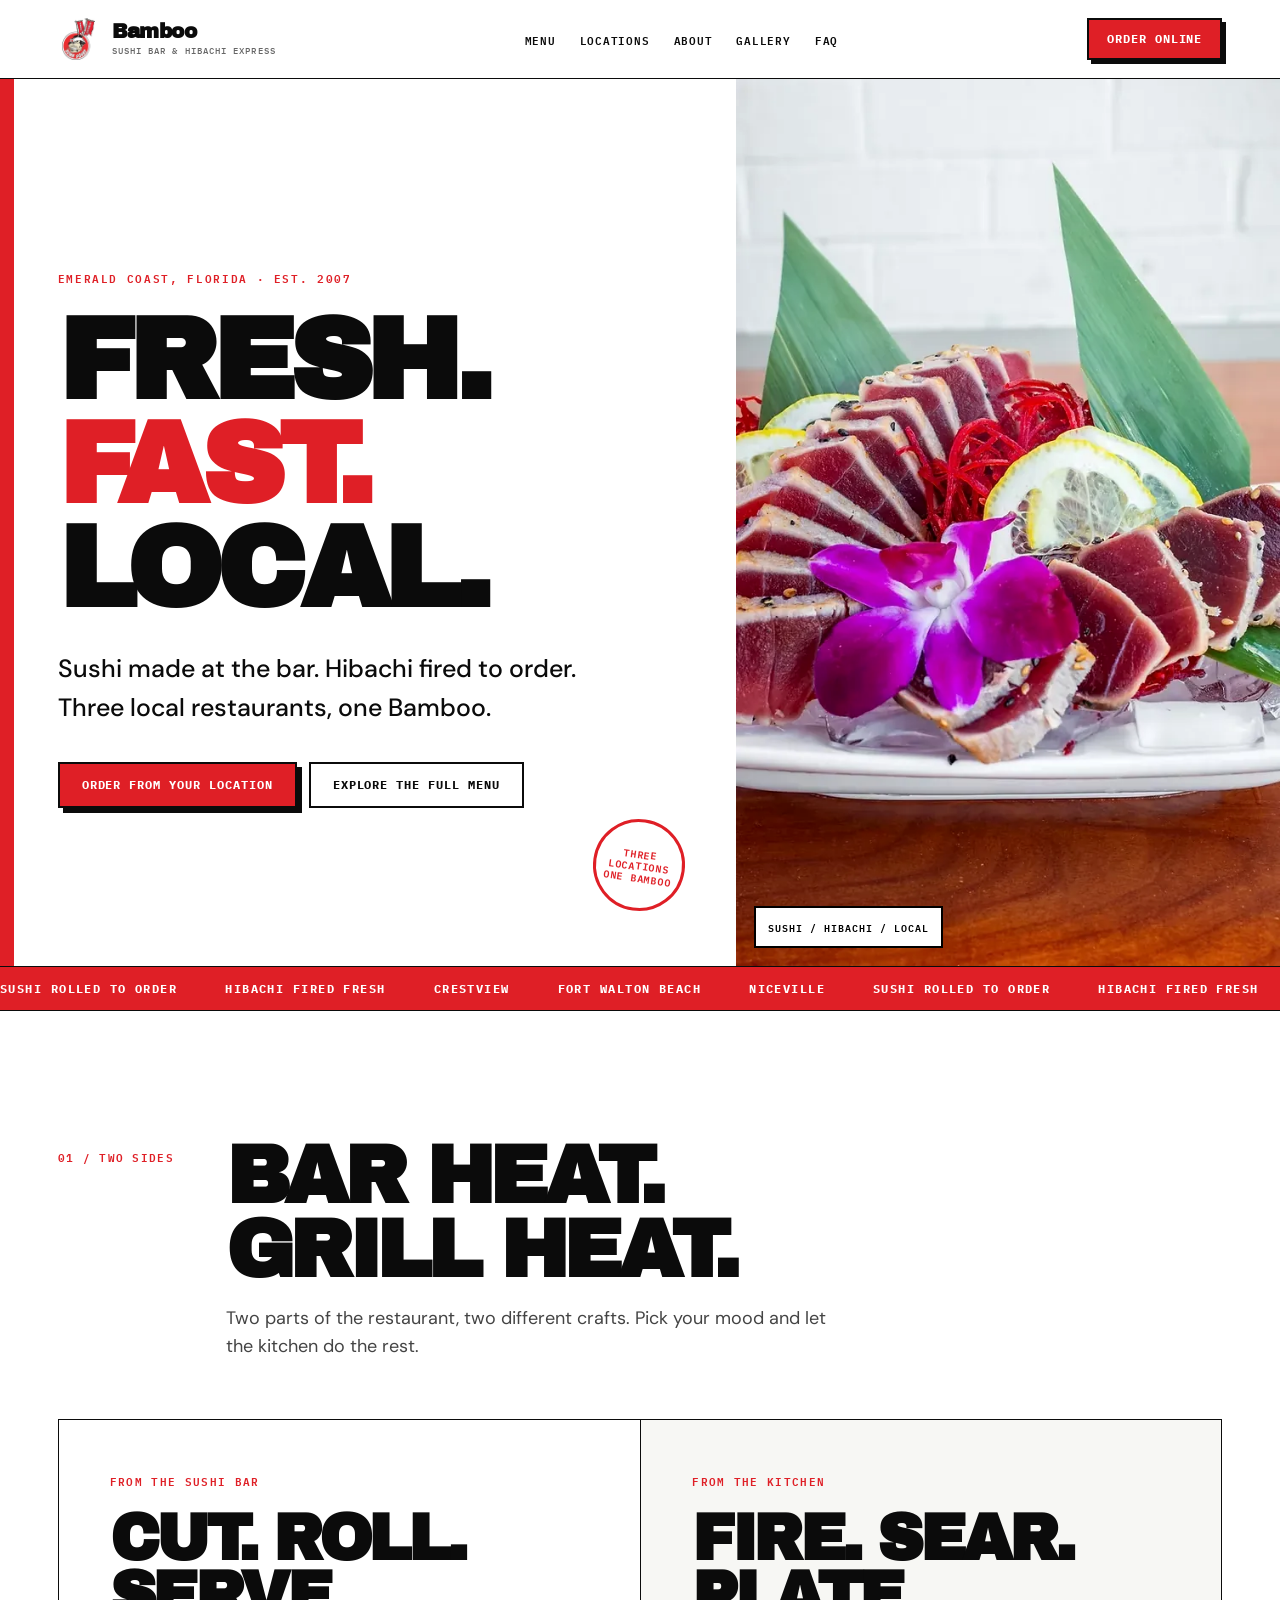
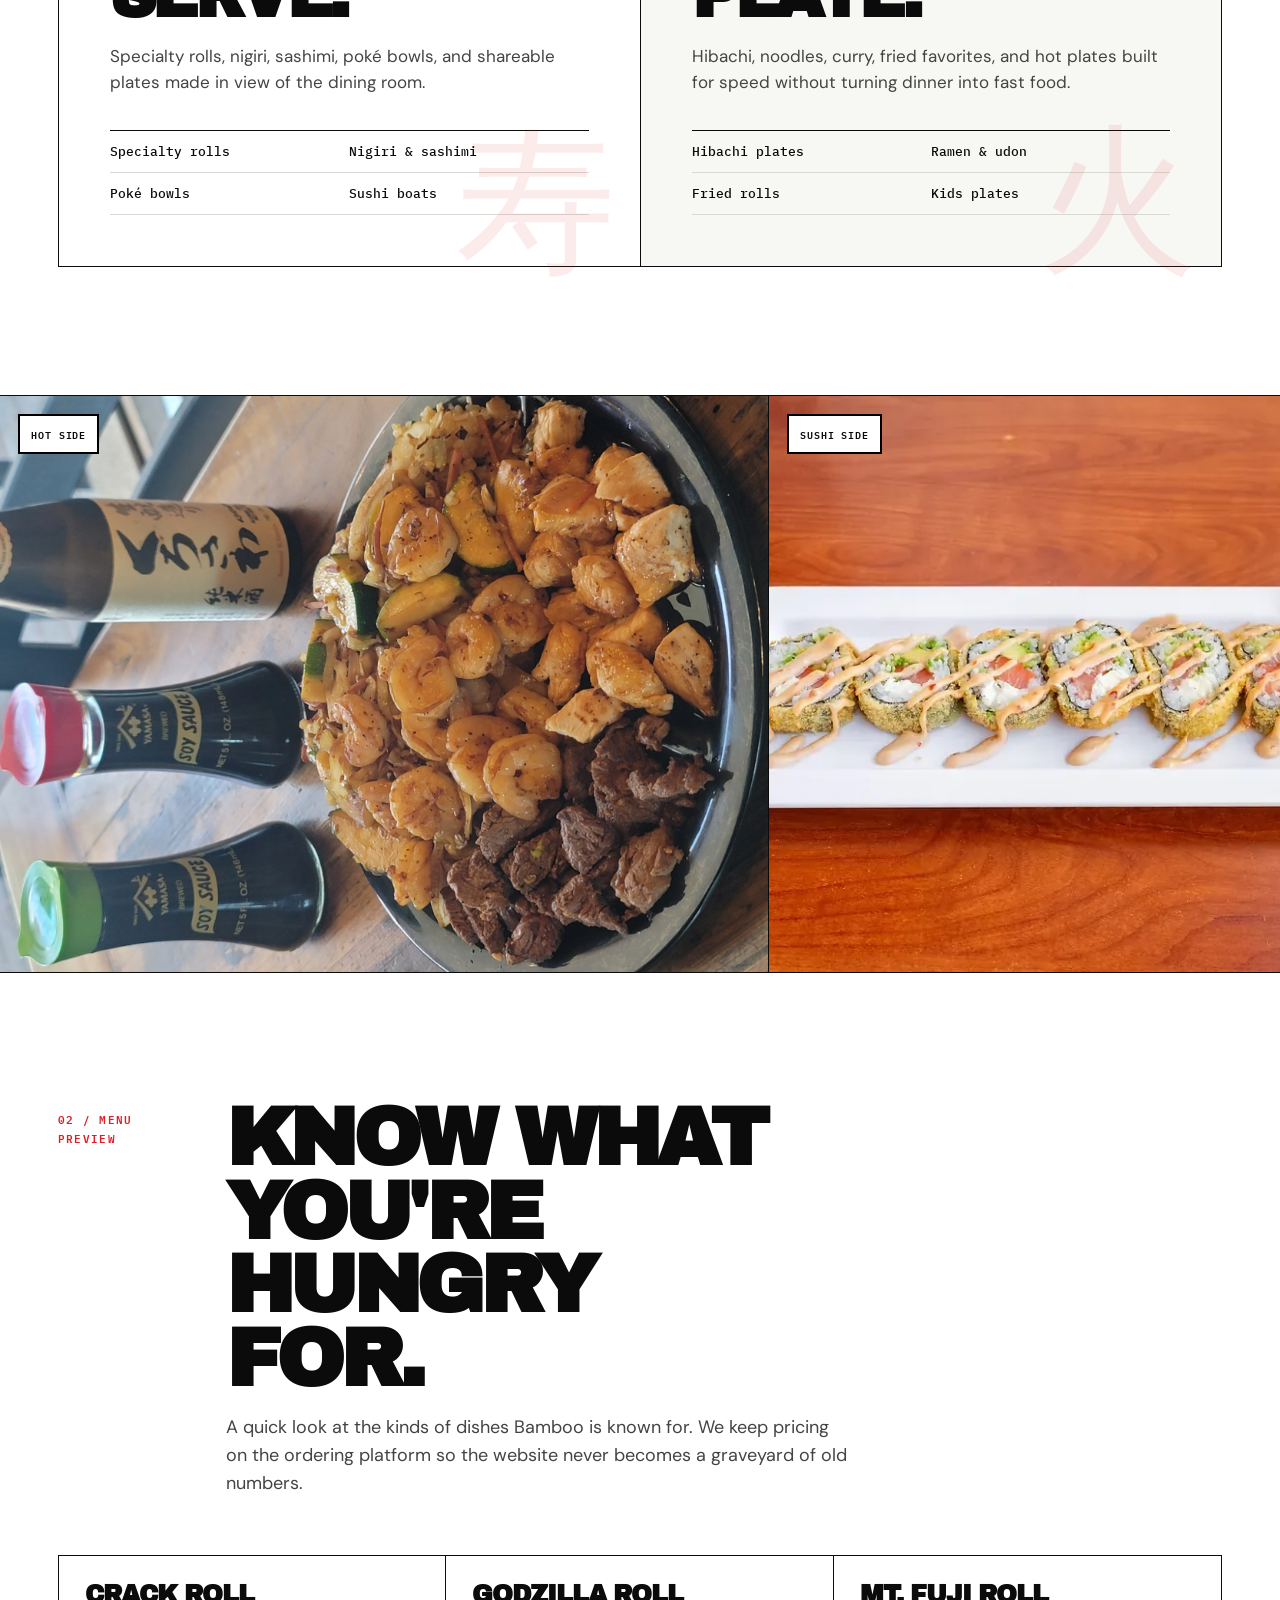
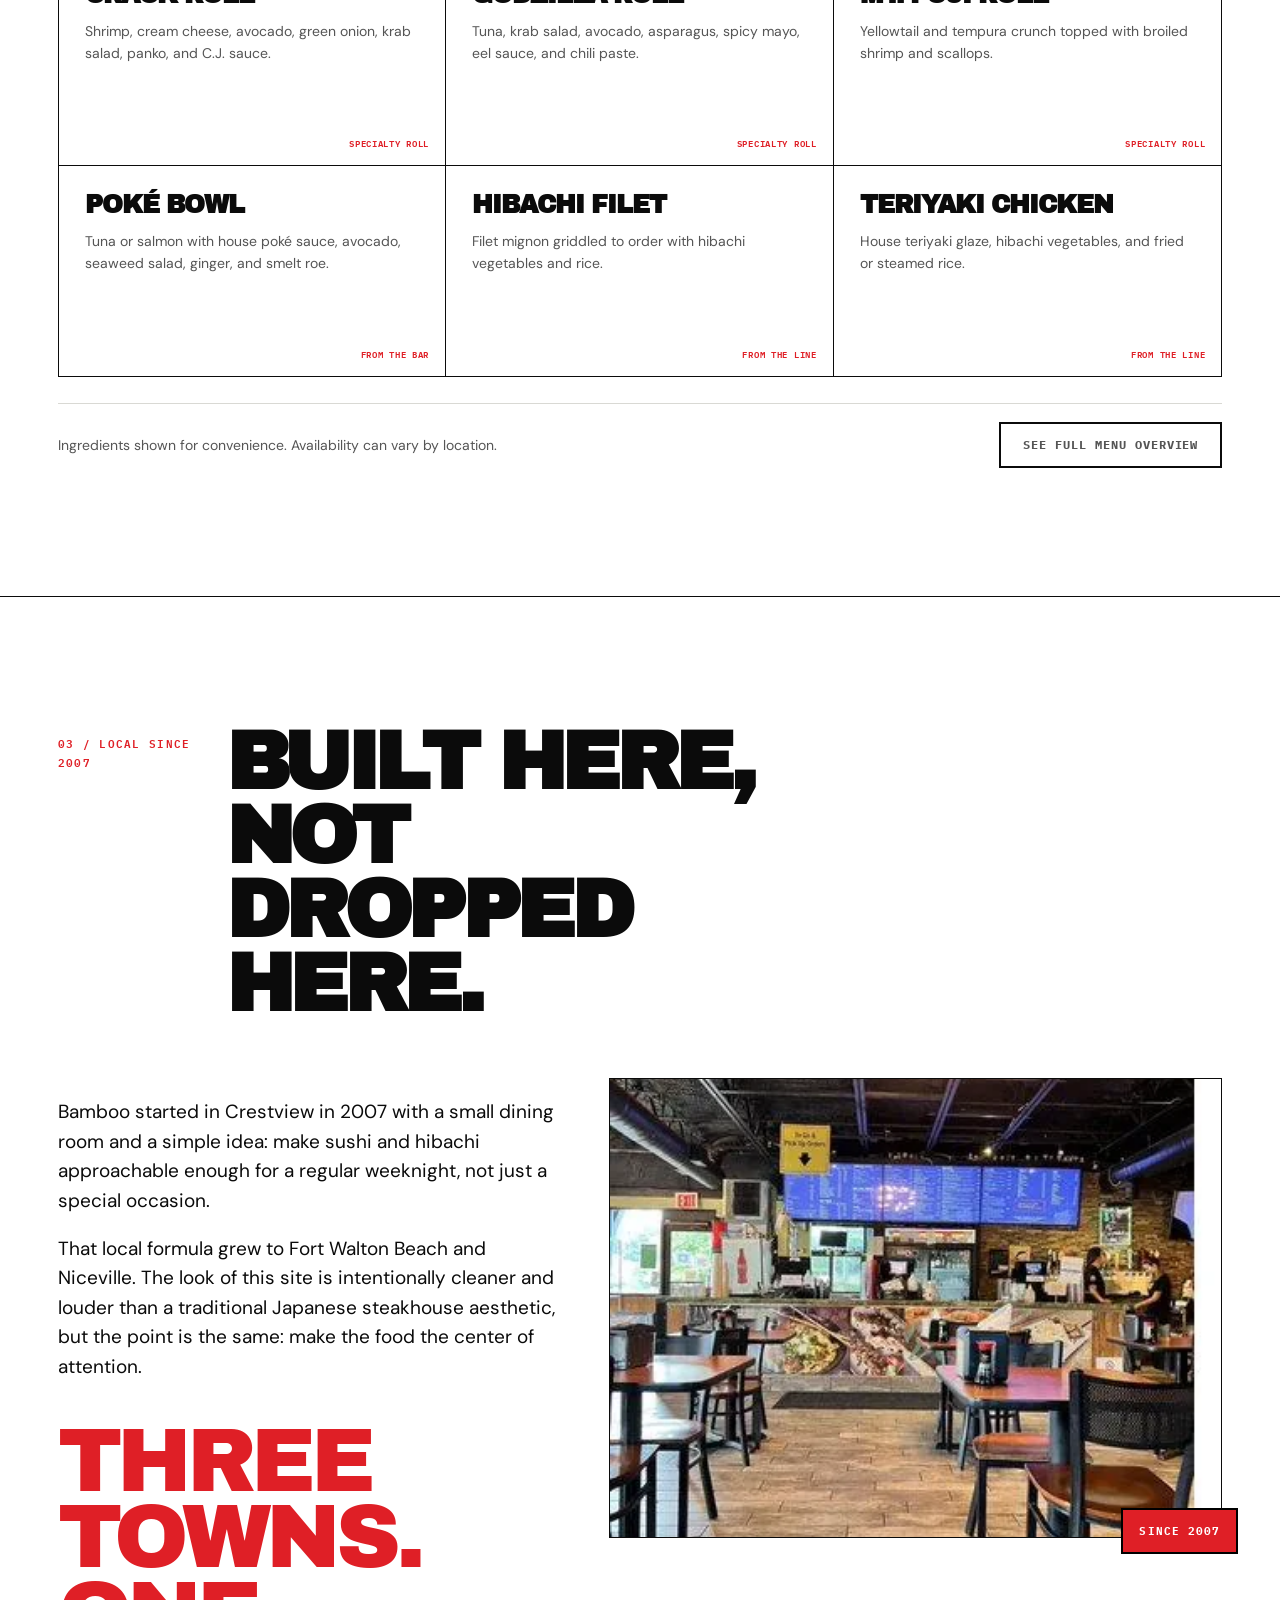
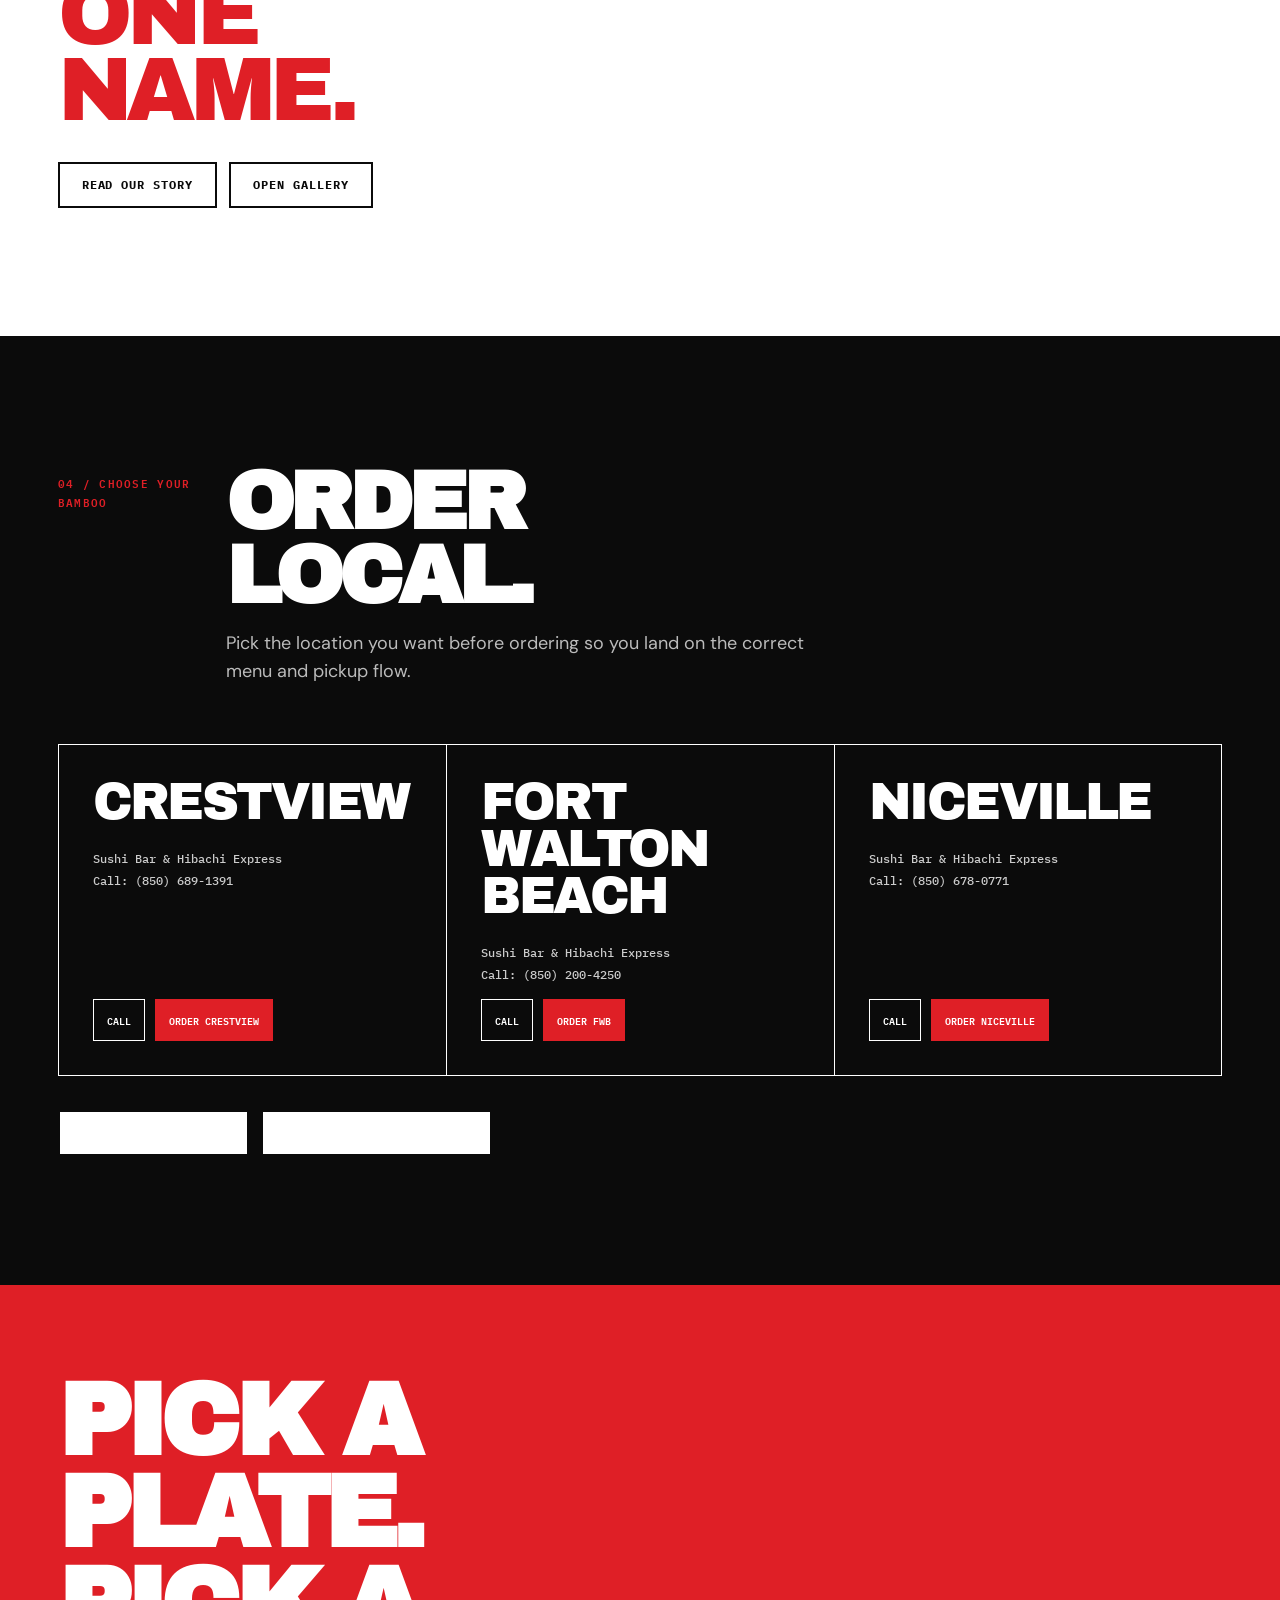
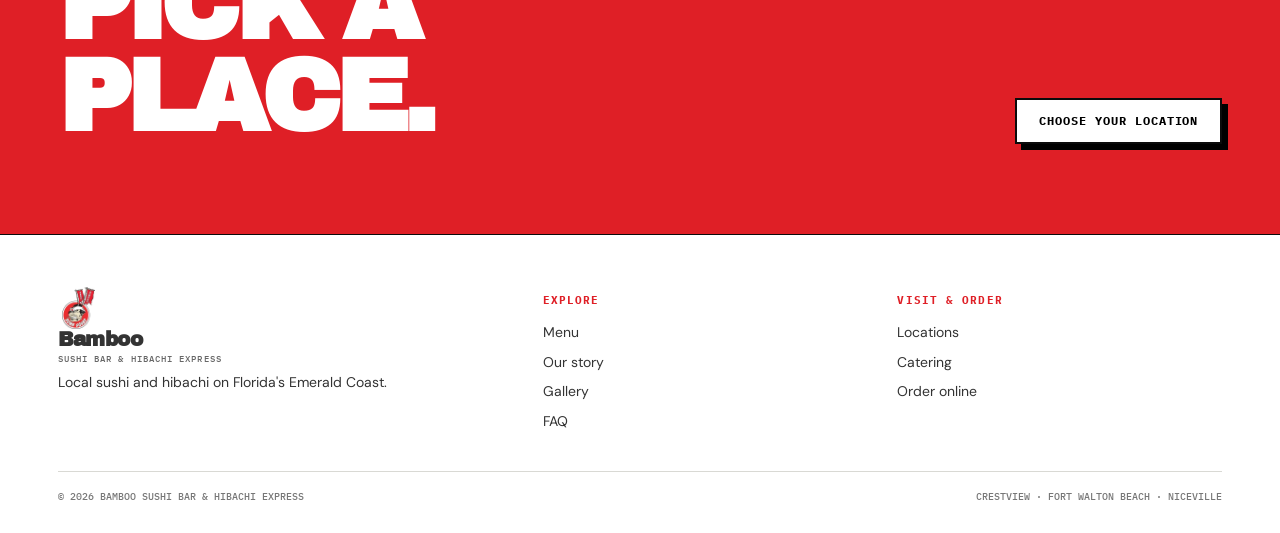
<file: index.html>
<!doctype html>
<html lang="en">
<head>
<meta charset="utf-8">
<meta name="viewport" content="width=device-width,initial-scale=1,viewport-fit=cover">
<meta name="theme-color" content="#ffffff">
<title>Bamboo Sushi Bar & Hibachi Express</title>
<meta name="description" content="Bamboo Sushi Bar & Hibachi Express on Florida's Emerald Coast. Sushi, hibachi, and three local locations in Crestview, Fort Walton Beach, and Niceville.">
<link rel="icon" type="image/png" href="images/brand/bamboo-sushi-hibachi-logo.png">
<link rel="preload" as="image" href="images/food/seared-ahi-tuna-sashimi-emerald-coast.webp" fetchpriority="high">
<link rel="preconnect" href="https://fonts.googleapis.com">
<link rel="preconnect" href="https://fonts.gstatic.com" crossorigin>
<link href="https://fonts.googleapis.com/css2?family=Archivo+Black&family=DM+Sans:wght@400;500;600;700&family=IBM+Plex+Mono:wght@400;500;600&display=swap" rel="stylesheet">
<style>
:root{--white:#fff;--paper:#f7f7f4;--ink:#0b0b0b;--muted:#666;--line:#d9d9d4;--red:#df1f26;--red-dark:#b91319;--display:'Archivo Black',sans-serif;--body:'DM Sans',sans-serif;--mono:'IBM Plex Mono',monospace;--max:1440px;--pad:clamp(18px,4.5vw,72px)}
*{box-sizing:border-box}html{scroll-behavior:smooth}body{margin:0;background:var(--white);color:var(--ink);font-family:var(--body);line-height:1.55;-webkit-font-smoothing:antialiased}img{display:block;max-width:100%}a{color:inherit;text-decoration:none}button{font:inherit}.wrap{width:min(var(--max),100%);margin:auto;padding-inline:var(--pad)}.skip{position:absolute;left:-9999px;top:8px;background:var(--ink);color:#fff;padding:10px 14px;z-index:999}.skip:focus{left:8px}::selection{background:var(--red);color:#fff}.topbar{position:sticky;top:0;z-index:50;background:rgba(255,255,255,.95);backdrop-filter:blur(14px);border-bottom:1px solid var(--ink)}.nav{min-height:78px;display:grid;grid-template-columns:auto 1fr auto;align-items:center;gap:28px}.brand{display:flex;align-items:center;gap:12px}.brand img{width:42px;height:42px;object-fit:contain}.brandword{display:flex;flex-direction:column;line-height:1}.brandword b{font-family:var(--display);font-size:20px;letter-spacing:-.03em}.brandword span{font:500 9px/1.2 var(--mono);text-transform:uppercase;letter-spacing:.12em;margin-top:5px;color:var(--muted)}.navlinks{display:flex;justify-content:center;gap:24px;font:600 11px/1 var(--mono);text-transform:uppercase;letter-spacing:.07em}.navlinks a{position:relative}.navlinks a:after{content:"";position:absolute;left:0;right:100%;bottom:-7px;height:2px;background:var(--red);transition:right .2s}.navlinks a:hover:after{right:0}.orderbtn{display:inline-flex;align-items:center;justify-content:center;padding:13px 18px;border:2px solid var(--ink);background:var(--red);color:#fff;font:700 12px/1 var(--mono);text-transform:uppercase;letter-spacing:.08em;box-shadow:4px 4px 0 var(--ink);transition:.18s}.orderbtn:hover{transform:translate(2px,2px);box-shadow:2px 2px 0 var(--ink)}.menuToggle{display:none;background:#fff;border:2px solid #000;padding:10px 12px;font:600 12px var(--mono)}.hero{border-bottom:1px solid var(--ink)}.heroGrid{display:grid;grid-template-columns:minmax(0,1.15fr) minmax(320px,.85fr);min-height:720px}.heroCopy{padding:clamp(70px,8vw,130px) var(--pad) 70px max(var(--pad),calc((100vw - var(--max))/2 + var(--pad)));display:flex;flex-direction:column;justify-content:center;position:relative;overflow:hidden}.eyebrow{font:600 11px/1.4 var(--mono);text-transform:uppercase;letter-spacing:.15em;color:var(--red);margin:0 0 24px}h1,h2,h3{margin:0;font-family:var(--display);text-transform:uppercase;letter-spacing:-.055em;line-height:.9}h1{font-size:clamp(64px,9vw,142px);max-width:7ch}h1 .red{color:var(--red)}.heroLead{font-size:clamp(18px,2vw,25px);max-width:34ch;margin:30px 0 0;font-weight:500}.heroActions{display:flex;gap:12px;flex-wrap:wrap;margin-top:34px}.btn{display:inline-flex;align-items:center;justify-content:center;padding:15px 22px;border:2px solid var(--ink);font:700 12px/1 var(--mono);text-transform:uppercase;letter-spacing:.08em;transition:.18s}.btnRed{background:var(--red);color:#fff;box-shadow:5px 5px 0 var(--ink)}.btnWhite{background:#fff}.btn:hover{transform:translate(2px,2px)}.heroStamp{position:absolute;right:4vw;bottom:55px;border:3px solid var(--red);color:var(--red);width:92px;height:92px;border-radius:50%;display:grid;place-items:center;text-align:center;font:600 10px/1.2 var(--mono);text-transform:uppercase;letter-spacing:.08em;transform:rotate(8deg)}.heroVisual{position:relative;background:var(--ink);overflow:hidden}.heroVisual img{width:100%;height:100%;object-fit:cover;filter:saturate(.93) contrast(1.05)}.heroVisual:after{content:"SUSHI / HIBACHI / LOCAL";position:absolute;left:18px;bottom:18px;background:#fff;color:#000;padding:10px 12px;border:2px solid #000;font:600 10px var(--mono);letter-spacing:.1em}.heroRedRail{position:absolute;top:0;left:0;width:14px;height:100%;background:var(--red)}.marquee{overflow:hidden;border-bottom:1px solid var(--ink);background:var(--red);color:#fff;white-space:nowrap}.marqueeTrack{display:inline-block;padding:14px 0;font:700 12px var(--mono);letter-spacing:.12em;text-transform:uppercase;animation:scroll 28s linear infinite}.marqueeTrack span{margin-right:48px}@keyframes scroll{to{transform:translateX(-50%)}}.section{padding:clamp(78px,10vw,150px) 0;border-bottom:1px solid var(--ink)}.sectionHead{display:grid;grid-template-columns:140px 1fr;gap:28px;align-items:start;margin-bottom:58px}.sectionNo{font:600 11px var(--mono);color:var(--red);letter-spacing:.12em;text-transform:uppercase;padding-top:8px}.sectionHead h2{font-size:clamp(44px,6.4vw,96px);max-width:10ch}.sectionHead p{max-width:52ch;font-size:18px;color:#444;margin:18px 0 0}.featureGrid{display:grid;grid-template-columns:1fr 1fr;border:1px solid var(--ink)}.feature{padding:clamp(28px,4vw,58px);min-height:420px;position:relative}.feature+ .feature{border-left:1px solid var(--ink)}.feature:nth-child(2){background:var(--paper)}.featureKicker{font:600 11px var(--mono);text-transform:uppercase;color:var(--red);letter-spacing:.12em}.feature h3{font-size:clamp(42px,5vw,74px);margin:20px 0 18px}.feature p{max-width:45ch;color:#444;font-size:17px}.featureList{display:grid;grid-template-columns:1fr 1fr;gap:0;margin-top:34px;border-top:1px solid var(--ink)}.featureList div{padding:12px 0;border-bottom:1px solid var(--line);font:500 13px var(--mono)}.kanji{position:absolute;right:24px;bottom:0;font-family:serif;font-size:160px;line-height:.8;color:rgba(223,31,38,.09);user-select:none}.photoBand{display:grid;grid-template-columns:1.2fr .8fr;min-height:500px;border-bottom:1px solid var(--ink)}.photoBand figure{margin:0;position:relative;overflow:hidden}.photoBand figure+figure{border-left:1px solid var(--ink)}.photoBand img{width:100%;height:100%;object-fit:cover}.photoTag{position:absolute;left:18px;top:18px;background:#fff;border:2px solid #000;padding:9px 11px;font:600 10px var(--mono);text-transform:uppercase;letter-spacing:.09em}.menuGrid{display:grid;grid-template-columns:repeat(3,1fr);border:1px solid var(--ink)}.menuCard{padding:26px;min-height:210px;border-right:1px solid var(--ink);border-bottom:1px solid var(--ink);position:relative}.menuCard:nth-child(3n){border-right:0}.menuCard:nth-last-child(-n+3){border-bottom:0}.menuCard b{display:block;font-family:var(--display);font-size:25px;line-height:1;text-transform:uppercase;letter-spacing:-.04em;margin-bottom:14px}.menuCard p{font-size:14px;color:#555;margin:0}.menuCard span{position:absolute;right:16px;bottom:14px;font:600 9px var(--mono);text-transform:uppercase;color:var(--red);letter-spacing:.08em}.menuNote{display:flex;justify-content:space-between;gap:20px;align-items:center;margin-top:26px;padding-top:18px;border-top:1px solid var(--line);font-size:14px;color:#555}.locations{background:var(--ink);color:#fff}.locations .sectionHead p{color:#bbb}.locationGrid{display:grid;grid-template-columns:repeat(3,1fr);border:1px solid #fff}.location{padding:34px;min-height:330px;display:flex;flex-direction:column}.location+ .location{border-left:1px solid #fff}.location .city{font-family:var(--display);font-size:clamp(36px,4vw,58px);text-transform:uppercase;line-height:.92;letter-spacing:-.05em}.location .meta{font:500 12px/1.8 var(--mono);margin-top:22px;color:#ccc}.location .actions{display:flex;gap:10px;flex-wrap:wrap;margin-top:auto}.location .actions a{padding:11px 13px;border:1px solid #fff;font:600 10px var(--mono);text-transform:uppercase}.location .actions .order{background:var(--red);border-color:var(--red)}.storyGrid{display:grid;grid-template-columns:.9fr 1.1fr;gap:50px;align-items:start}.storyText p{font-size:19px;max-width:48ch}.storyBig{font-family:var(--display);font-size:clamp(44px,7vw,110px);line-height:.85;letter-spacing:-.06em;text-transform:uppercase;color:var(--red);margin-top:42px}.storyMedia{margin:0;position:relative}.storyMedia img{width:100%;aspect-ratio:4/3;object-fit:cover;border:1px solid var(--ink)}.storyMedia:after{content:"SINCE 2007";position:absolute;right:-16px;bottom:-16px;background:var(--red);color:#fff;border:2px solid #000;padding:14px 16px;font:700 11px var(--mono);letter-spacing:.1em}.finalCta{background:var(--red);color:#fff;padding:90px 0;border-bottom:1px solid var(--ink)}.finalGrid{display:grid;grid-template-columns:1fr auto;gap:30px;align-items:end}.finalCta h2{font-size:clamp(54px,8vw,120px);max-width:8ch}.finalCta .btn{background:#fff;color:#000;box-shadow:6px 6px 0 #000}footer{padding:44px 0 30px;background:#fff}.foot{display:grid;grid-template-columns:1.4fr 1fr 1fr;gap:30px}.foot h4{font:700 11px var(--mono);text-transform:uppercase;color:var(--red);letter-spacing:.1em}.foot a,.foot p{display:block;font-size:14px;margin:8px 0;color:#333}.copyright{margin-top:30px;padding-top:18px;border-top:1px solid var(--line);display:flex;justify-content:space-between;font:500 10px var(--mono);text-transform:uppercase;color:#777}@media(max-width:980px){.navlinks{display:none}.menuToggle{display:block}.orderbtn{display:none}.nav{grid-template-columns:1fr auto}.heroGrid{grid-template-columns:1fr}.heroVisual{min-height:440px}.heroCopy{padding-left:var(--pad)}.heroStamp{display:none}.sectionHead{grid-template-columns:1fr}.featureGrid,.photoBand,.storyGrid,.finalGrid{grid-template-columns:1fr}.feature+ .feature,.photoBand figure+figure{border-left:0;border-top:1px solid var(--ink)}.menuGrid{grid-template-columns:1fr 1fr}.menuCard:nth-child(3n){border-right:1px solid var(--ink)}.menuCard:nth-child(2n){border-right:0}.menuCard:nth-last-child(-n+3){border-bottom:1px solid var(--ink)}.menuCard:nth-last-child(-n+2){border-bottom:0}.locationGrid{grid-template-columns:1fr}.location+ .location{border-left:0;border-top:1px solid #fff}.foot{grid-template-columns:1fr 1fr}}@media(max-width:620px){.brandword span{display:none}.heroGrid{min-height:auto}.heroCopy{padding-top:72px;padding-bottom:58px}h1{font-size:clamp(56px,18vw,88px)}.heroVisual{min-height:330px}.featureGrid,.menuGrid,.foot{grid-template-columns:1fr}.featureList{grid-template-columns:1fr}.menuCard,.menuCard:nth-child(3n),.menuCard:nth-child(2n){border-right:0}.menuCard:nth-last-child(-n+2){border-bottom:1px solid var(--ink)}.menuCard:last-child{border-bottom:0}.section{padding:72px 0}.location{min-height:280px}.copyright{flex-direction:column;gap:8px}.marqueeTrack{animation-duration:18s}}@media(prefers-reduced-motion:reduce){html{scroll-behavior:auto}.marqueeTrack{animation:none}}
</style>
</head>
<body>
<a class="skip" href="#main">Skip to content</a>
<header class="topbar">
  <div class="wrap nav">
    <a class="brand" href="index.html"><img src="images/brand/bamboo-sushi-hibachi-logo.png" alt="Bamboo logo"><span class="brandword"><b>Bamboo</b><span>Sushi Bar & Hibachi Express</span></span></a>
    <nav class="navlinks" aria-label="Primary"><a href="menu.html">Menu</a><a href="locations.html">Locations</a><a href="about.html">About</a><a href="gallery.html">Gallery</a><a href="faq.html">FAQ</a></nav>
    <a class="orderbtn" href="order.html">Order Online</a>
    <button class="menuToggle" id="menuToggle" type="button" aria-expanded="false" aria-controls="mobileNav">Menu</button>
  </div>
  <nav id="mobileNav" hidden style="border-top:1px solid #000;padding:16px var(--pad);background:#fff;font:600 12px var(--mono);text-transform:uppercase"><a href="menu.html" style="margin-right:18px">Menu</a><a href="locations.html" style="margin-right:18px">Locations</a><a href="about.html" style="margin-right:18px">About</a><a href="gallery.html" style="margin-right:18px">Gallery</a><a href="catering.html" style="margin-right:18px">Catering</a><a href="faq.html">FAQ</a></nav>
</header>
<main id="main">
<section class="hero" id="top"><div class="heroGrid"><div class="heroCopy"><div class="heroRedRail"></div><p class="eyebrow">Emerald Coast, Florida · Est. 2007</p><h1>Fresh.<br><span class="red">Fast.</span><br>Local.</h1><p class="heroLead">Sushi made at the bar. Hibachi fired to order. Three local restaurants, one Bamboo.</p><div class="heroActions"><a class="btn btnRed" href="order.html">Order from your location</a><a class="btn btnWhite" href="menu.html">Explore the full menu</a></div><div class="heroStamp">Three<br>Locations<br>One Bamboo</div></div><div class="heroVisual"><img src="images/food/seared-ahi-tuna-sashimi-emerald-coast.webp" alt="Seared ahi tuna sashimi" fetchpriority="high"></div></div></section>
<div class="marquee" aria-hidden="true"><div class="marqueeTrack"><span>Sushi rolled to order</span><span>Hibachi fired fresh</span><span>Crestview</span><span>Fort Walton Beach</span><span>Niceville</span><span>Sushi rolled to order</span><span>Hibachi fired fresh</span><span>Crestview</span><span>Fort Walton Beach</span><span>Niceville</span></div></div>
<section class="section"><div class="wrap"><div class="sectionHead"><div class="sectionNo">01 / Two Sides</div><div><h2>Bar heat. Grill heat.</h2><p>Two parts of the restaurant, two different crafts. Pick your mood and let the kitchen do the rest.</p></div></div><div class="featureGrid"><article class="feature"><div class="featureKicker">From the sushi bar</div><h3>Cut. Roll. Serve.</h3><p>Specialty rolls, nigiri, sashimi, poké bowls, and shareable plates made in view of the dining room.</p><div class="featureList"><div>Specialty rolls</div><div>Nigiri & sashimi</div><div>Poké bowls</div><div>Sushi boats</div></div><div class="kanji">寿</div></article><article class="feature"><div class="featureKicker">From the kitchen</div><h3>Fire. Sear. Plate.</h3><p>Hibachi, noodles, curry, fried favorites, and hot plates built for speed without turning dinner into fast food.</p><div class="featureList"><div>Hibachi plates</div><div>Ramen & udon</div><div>Fried rolls</div><div>Kids plates</div></div><div class="kanji">火</div></article></div></div></section>
<div class="photoBand"><figure><img src="images/food/chicken-shrimp-steak-hibachi.webp" alt="Hibachi plate with chicken, shrimp, and steak"><span class="photoTag">Hot side</span></figure><figure><img src="images/food/crispy-fried-sushi-roll-platter-bamboo-sauce.webp" alt="Crispy fried sushi roll platter"><span class="photoTag">Sushi side</span></figure></div>
<section class="section" id="menu"><div class="wrap"><div class="sectionHead"><div class="sectionNo">02 / Menu Preview</div><div><h2>Know what you're hungry for.</h2><p>A quick look at the kinds of dishes Bamboo is known for. We keep pricing on the ordering platform so the website never becomes a graveyard of old numbers.</p></div></div><div class="menuGrid"><article class="menuCard"><b>Crack Roll</b><p>Shrimp, cream cheese, avocado, green onion, krab salad, panko, and C.J. sauce.</p><span>Specialty roll</span></article><article class="menuCard"><b>Godzilla Roll</b><p>Tuna, krab salad, avocado, asparagus, spicy mayo, eel sauce, and chili paste.</p><span>Specialty roll</span></article><article class="menuCard"><b>Mt. Fuji Roll</b><p>Yellowtail and tempura crunch topped with broiled shrimp and scallops.</p><span>Specialty roll</span></article><article class="menuCard"><b>Poké Bowl</b><p>Tuna or salmon with house poké sauce, avocado, seaweed salad, ginger, and smelt roe.</p><span>From the bar</span></article><article class="menuCard"><b>Hibachi Filet</b><p>Filet mignon griddled to order with hibachi vegetables and rice.</p><span>From the line</span></article><article class="menuCard"><b>Teriyaki Chicken</b><p>House teriyaki glaze, hibachi vegetables, and fried or steamed rice.</p><span>From the line</span></article></div><div class="menuNote"><span>Ingredients shown for convenience. Availability can vary by location.</span><a class="btn btnWhite" href="menu.html">See full menu overview</a></div></div></section>
<section class="section" id="story"><div class="wrap"><div class="sectionHead"><div class="sectionNo">03 / Local Since 2007</div><div><h2>Built here, not dropped here.</h2></div></div><div class="storyGrid"><div class="storyText"><p>Bamboo started in Crestview in 2007 with a small dining room and a simple idea: make sushi and hibachi approachable enough for a regular weeknight, not just a special occasion.</p><p>That local formula grew to Fort Walton Beach and Niceville. The look of this site is intentionally cleaner and louder than a traditional Japanese steakhouse aesthetic, but the point is the same: make the food the center of attention.</p><div class="storyBig">Three towns.<br>One name.</div><div class="heroActions"><a class="btn btnWhite" href="about.html">Read our story</a><a class="btn btnWhite" href="gallery.html">Open gallery</a></div></div><figure class="storyMedia"><img src="images/gallery/dining-room-interior-sushi-bar-menu-boards.webp" alt="Bamboo dining room and sushi bar"></figure></div></div></section>
<section class="section locations" id="locations"><div class="wrap"><div class="sectionHead"><div class="sectionNo">04 / Choose Your Bamboo</div><div><h2>Order local.</h2><p>Pick the location you want before ordering so you land on the correct menu and pickup flow.</p></div></div><div class="locationGrid"><article class="location"><div class="city">Crestview</div><div class="meta">Sushi Bar & Hibachi Express<br>Call: (850) 689-1391</div><div class="actions"><a href="tel:+18506891391">Call</a><a class="order" href="https://menu-6161.orderexperience.net/58a87ddc515ee9f947471247/menu" target="_blank" rel="noopener">Order Crestview</a></div></article><article class="location"><div class="city">Fort Walton Beach</div><div class="meta">Sushi Bar & Hibachi Express<br>Call: (850) 200-4250</div><div class="actions"><a href="tel:+18502004250">Call</a><a class="order" href="https://menu-6161.orderexperience.net/5f08c146505ee9dd3c7b23c8/menu" target="_blank" rel="noopener">Order FWB</a></div></article><article class="location"><div class="city">Niceville</div><div class="meta">Sushi Bar & Hibachi Express<br>Call: (850) 678-0771</div><div class="actions"><a href="tel:+18506780771">Call</a><a class="order" href="https://menu-6161.orderexperience.net/58a87e82515ee9c647471249/menu" target="_blank" rel="noopener">Order Niceville</a></div></article></div><div class="heroActions"><a class="btn btnWhite" href="locations.html">Full location page</a><a class="btn btnWhite" href="catering.html">Large orders & catering</a></div></div></section>
<section class="finalCta"><div class="wrap finalGrid"><h2>Pick a plate. Pick a place.</h2><a class="btn" href="order.html">Choose your location</a></div></section>
</main>
<footer><div class="wrap"><div class="foot"><div><a class="brand" href="index.html"><img src="images/brand/bamboo-sushi-hibachi-logo.png" alt=""><span class="brandword"><b>Bamboo</b><span>Sushi Bar & Hibachi Express</span></span></a><p>Local sushi and hibachi on Florida's Emerald Coast.</p></div><div><h4>Explore</h4><a href="menu.html">Menu</a><a href="about.html">Our story</a><a href="gallery.html">Gallery</a><a href="faq.html">FAQ</a></div><div><h4>Visit & Order</h4><a href="locations.html">Locations</a><a href="catering.html">Catering</a><a href="order.html">Order online</a></div></div><div class="copyright"><span>© <span id="year"></span> Bamboo Sushi Bar & Hibachi Express</span><span>Crestview · Fort Walton Beach · Niceville</span></div></div></footer>
<script>const toggle=document.getElementById('menuToggle');const mobile=document.getElementById('mobileNav');toggle?.addEventListener('click',()=>{const open=toggle.getAttribute('aria-expanded')==='true';toggle.setAttribute('aria-expanded',String(!open));mobile.hidden=open});mobile?.querySelectorAll('a').forEach(a=>a.addEventListener('click',()=>{mobile.hidden=true;toggle.setAttribute('aria-expanded','false')}));document.getElementById('year').textContent=new Date().getFullYear();</script>
</body>
</html>
</file>
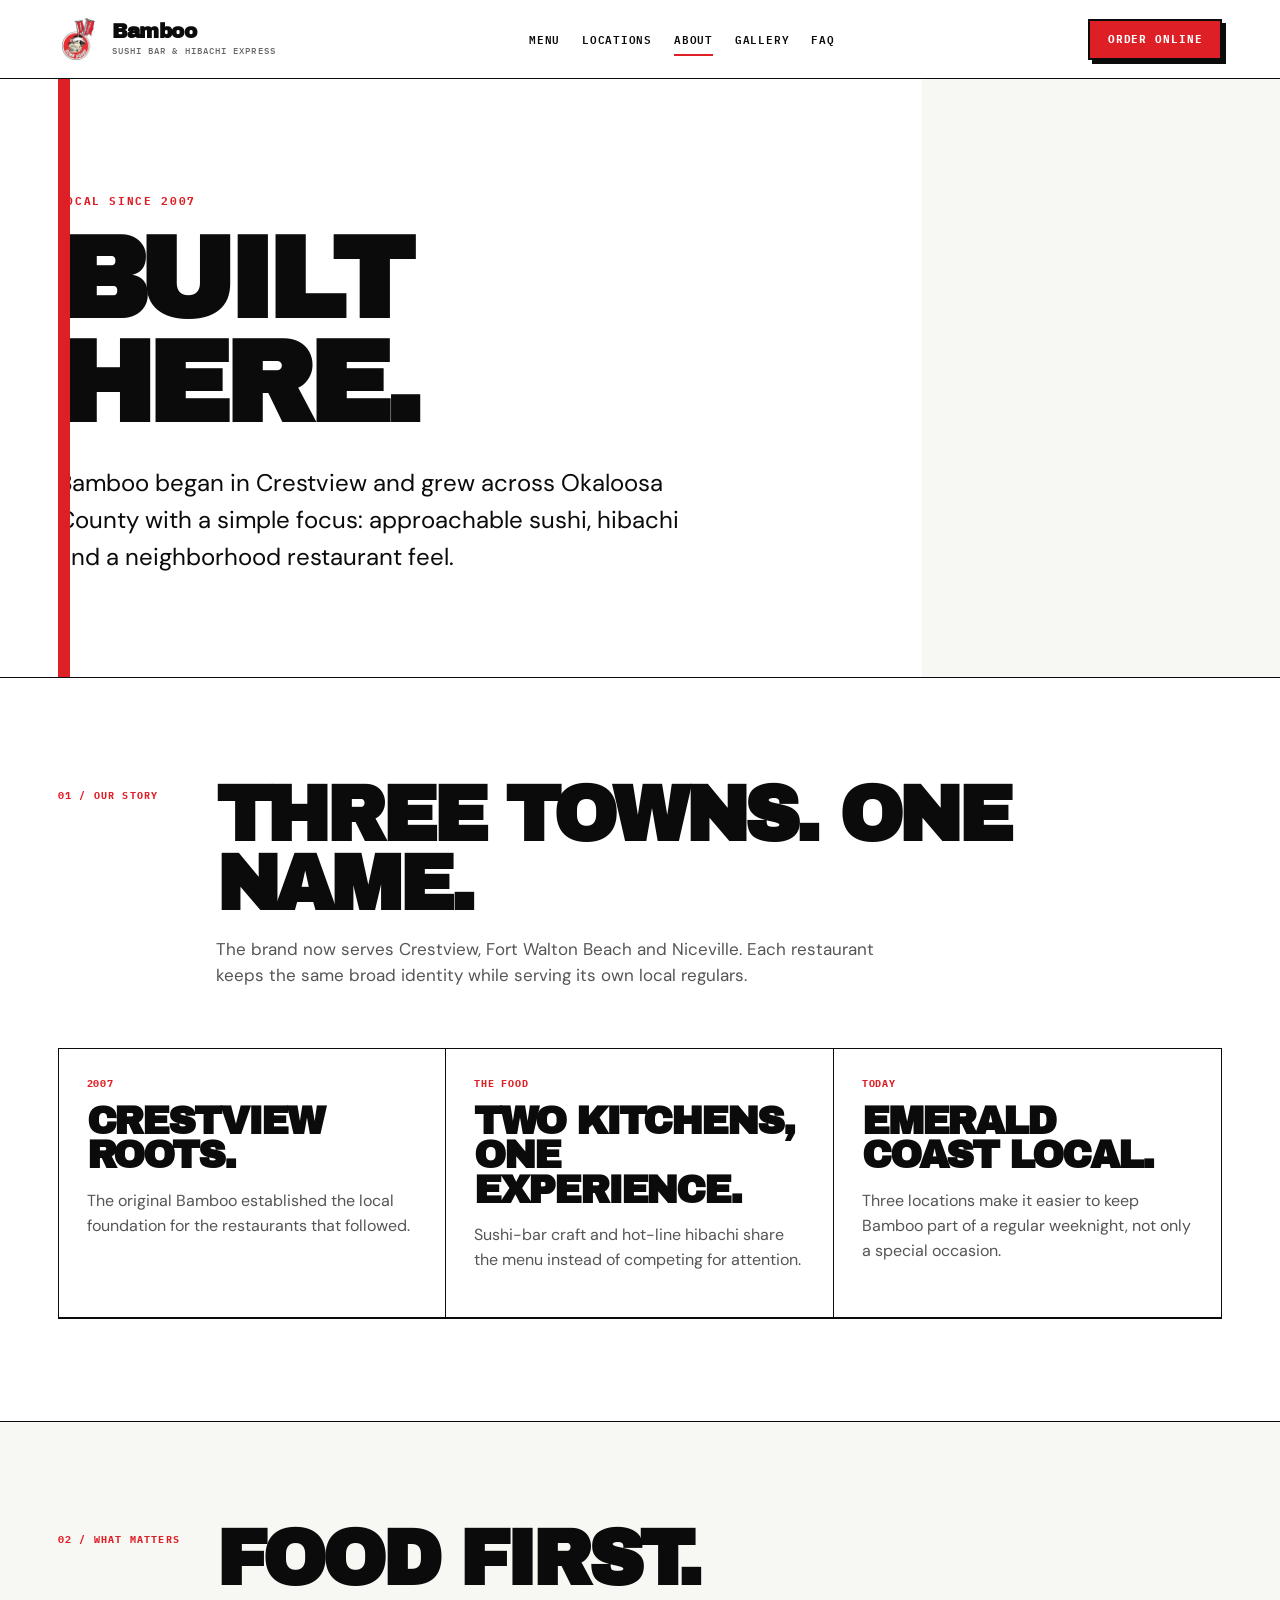
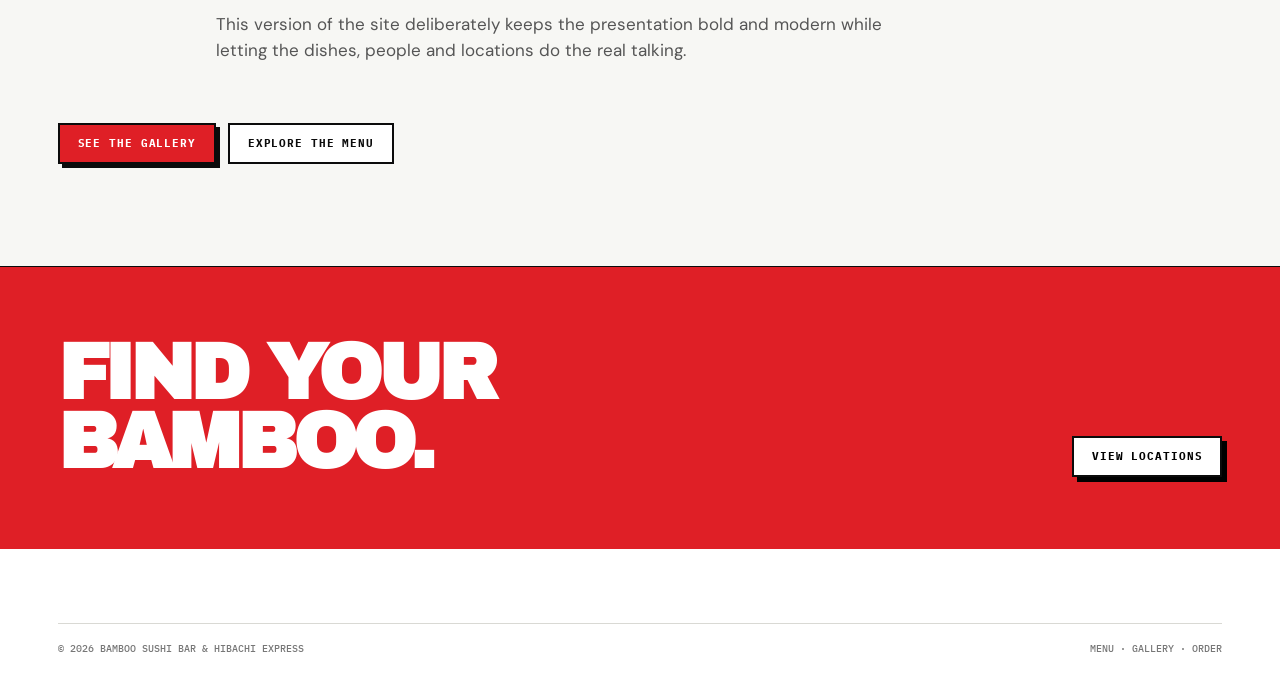
<file: about.html>
<!doctype html><html lang="en"><head><meta charset="utf-8"><meta name="viewport" content="width=device-width,initial-scale=1"><title>About | Bamboo Sushi Bar & Hibachi Express</title><meta name="description" content="Learn about Bamboo Sushi Bar & Hibachi Express, serving Florida's Emerald Coast since 2007."><link rel="icon" href="images/brand/bamboo-sushi-hibachi-logo.png"><link rel="preconnect" href="https://fonts.googleapis.com"><link rel="preconnect" href="https://fonts.gstatic.com" crossorigin><link href="https://fonts.googleapis.com/css2?family=Archivo+Black&family=DM+Sans:wght@400;500;600;700&family=IBM+Plex+Mono:wght@400;500;600&display=swap" rel="stylesheet"><link rel="stylesheet" href="pages.css"></head><body><header class="topbar"><div class="wrap nav"><a class="brand" href="index.html"><img src="images/brand/bamboo-sushi-hibachi-logo.png" alt="Bamboo logo"><span class="brandword"><b>Bamboo</b><span>Sushi Bar & Hibachi Express</span></span></a><nav class="navlinks"><a href="menu.html">Menu</a><a href="locations.html">Locations</a><a aria-current="page" href="about.html">About</a><a href="gallery.html">Gallery</a><a href="faq.html">FAQ</a></nav><a class="orderbtn" href="order.html">Order Online</a><button class="menuToggle" id="menuToggle" aria-expanded="false">Menu</button></div><nav class="mobileNav" id="mobileNav" hidden><a href="menu.html">Menu</a><a href="locations.html">Locations</a><a href="about.html">About</a><a href="gallery.html">Gallery</a><a href="catering.html">Catering</a><a href="faq.html">FAQ</a><a href="order.html">Order</a></nav></header><main><section class="pageHero"><div class="wrap"><div class="redRail"></div><p class="eyebrow">Local since 2007</p><h1>Built here.</h1><p class="lead">Bamboo began in Crestview and grew across Okaloosa County with a simple focus: approachable sushi, hibachi and a neighborhood restaurant feel.</p></div></section><section class="section"><div class="wrap"><div class="sectionHead"><div class="sectionNo">01 / Our Story</div><div><h2>Three towns. One name.</h2><p>The brand now serves Crestview, Fort Walton Beach and Niceville. Each restaurant keeps the same broad identity while serving its own local regulars.</p></div></div><div class="grid3"><article class="card"><span class="tag">2007</span><h3>Crestview roots.</h3><p>The original Bamboo established the local foundation for the restaurants that followed.</p></article><article class="card"><span class="tag">The food</span><h3>Two kitchens, one experience.</h3><p>Sushi-bar craft and hot-line hibachi share the menu instead of competing for attention.</p></article><article class="card"><span class="tag">Today</span><h3>Emerald Coast local.</h3><p>Three locations make it easier to keep Bamboo part of a regular weeknight, not only a special occasion.</p></article></div></div></section><section class="section alt"><div class="wrap"><div class="sectionHead"><div class="sectionNo">02 / What matters</div><div><h2>Food first.</h2><p>This version of the site deliberately keeps the presentation bold and modern while letting the dishes, people and locations do the real talking.</p></div></div><div class="heroActions"><a class="btn red" href="gallery.html">See the gallery</a><a class="btn white" href="menu.html">Explore the menu</a></div></div></section><section class="cta"><div class="wrap"><h2>Find your Bamboo.</h2><a class="btn" href="locations.html">View locations</a></div></section></main><footer><div class="wrap"><div class="copyright"><span>© <span id="year"></span> Bamboo Sushi Bar & Hibachi Express</span><span><a href="menu.html">Menu</a> · <a href="gallery.html">Gallery</a> · <a href="order.html">Order</a></span></div></div></footer><script src="pages.js"></script></body></html>
</file>
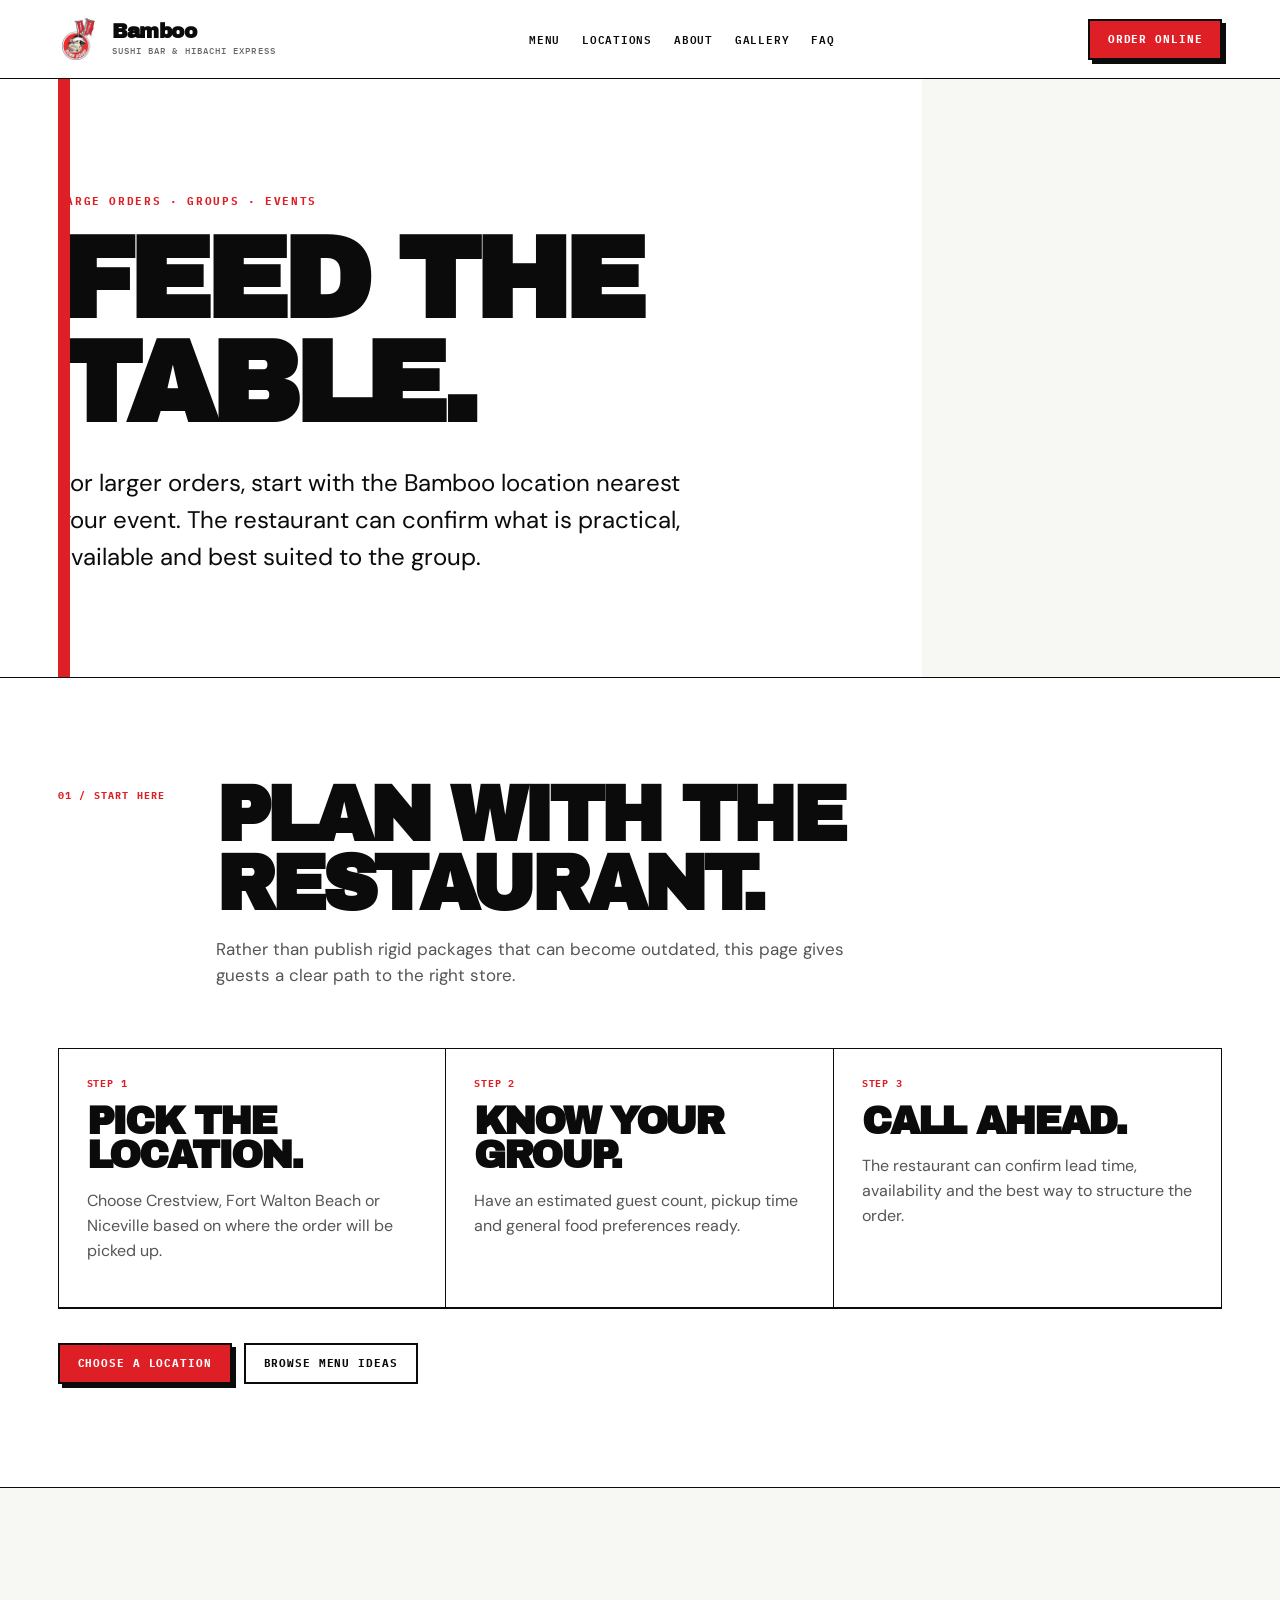
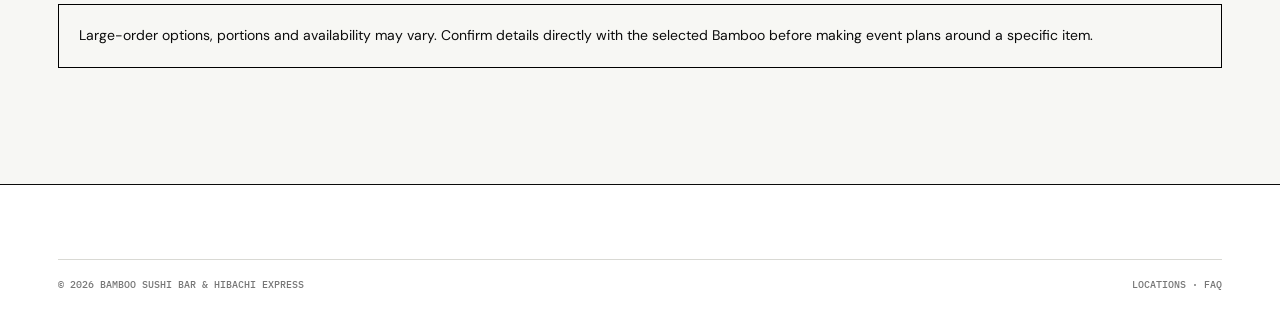
<file: catering.html>
<!doctype html><html lang="en"><head><meta charset="utf-8"><meta name="viewport" content="width=device-width,initial-scale=1"><title>Catering | Bamboo Sushi Bar & Hibachi Express</title><meta name="description" content="Start a catering or large-order conversation with Bamboo Sushi Bar & Hibachi Express."><link rel="icon" href="images/brand/bamboo-sushi-hibachi-logo.png"><link rel="preconnect" href="https://fonts.googleapis.com"><link rel="preconnect" href="https://fonts.gstatic.com" crossorigin><link href="https://fonts.googleapis.com/css2?family=Archivo+Black&family=DM+Sans:wght@400;500;600;700&family=IBM+Plex+Mono:wght@400;500;600&display=swap" rel="stylesheet"><link rel="stylesheet" href="pages.css"></head><body><header class="topbar"><div class="wrap nav"><a class="brand" href="index.html"><img src="images/brand/bamboo-sushi-hibachi-logo.png" alt="Bamboo logo"><span class="brandword"><b>Bamboo</b><span>Sushi Bar & Hibachi Express</span></span></a><nav class="navlinks"><a href="menu.html">Menu</a><a href="locations.html">Locations</a><a href="about.html">About</a><a href="gallery.html">Gallery</a><a href="faq.html">FAQ</a></nav><a class="orderbtn" href="order.html">Order Online</a><button class="menuToggle" id="menuToggle" aria-expanded="false">Menu</button></div><nav class="mobileNav" id="mobileNav" hidden><a href="menu.html">Menu</a><a href="locations.html">Locations</a><a href="about.html">About</a><a href="gallery.html">Gallery</a><a href="catering.html">Catering</a><a href="faq.html">FAQ</a><a href="order.html">Order</a></nav></header><main><section class="pageHero"><div class="wrap"><div class="redRail"></div><p class="eyebrow">Large orders · groups · events</p><h1>Feed the table.</h1><p class="lead">For larger orders, start with the Bamboo location nearest your event. The restaurant can confirm what is practical, available and best suited to the group.</p></div></section><section class="section"><div class="wrap"><div class="sectionHead"><div class="sectionNo">01 / Start here</div><div><h2>Plan with the restaurant.</h2><p>Rather than publish rigid packages that can become outdated, this page gives guests a clear path to the right store.</p></div></div><div class="grid3"><article class="card"><span class="tag">Step 1</span><h3>Pick the location.</h3><p>Choose Crestview, Fort Walton Beach or Niceville based on where the order will be picked up.</p></article><article class="card"><span class="tag">Step 2</span><h3>Know your group.</h3><p>Have an estimated guest count, pickup time and general food preferences ready.</p></article><article class="card"><span class="tag">Step 3</span><h3>Call ahead.</h3><p>The restaurant can confirm lead time, availability and the best way to structure the order.</p></article></div><div class="heroActions"><a class="btn red" href="locations.html">Choose a location</a><a class="btn white" href="menu.html">Browse menu ideas</a></div></div></section><section class="section alt"><div class="wrap"><p class="note">Large-order options, portions and availability may vary. Confirm details directly with the selected Bamboo before making event plans around a specific item.</p></div></section></main><footer><div class="wrap"><div class="copyright"><span>© <span id="year"></span> Bamboo Sushi Bar & Hibachi Express</span><span><a href="locations.html">Locations</a> · <a href="faq.html">FAQ</a></span></div></div></footer><script src="pages.js"></script></body></html>
</file>
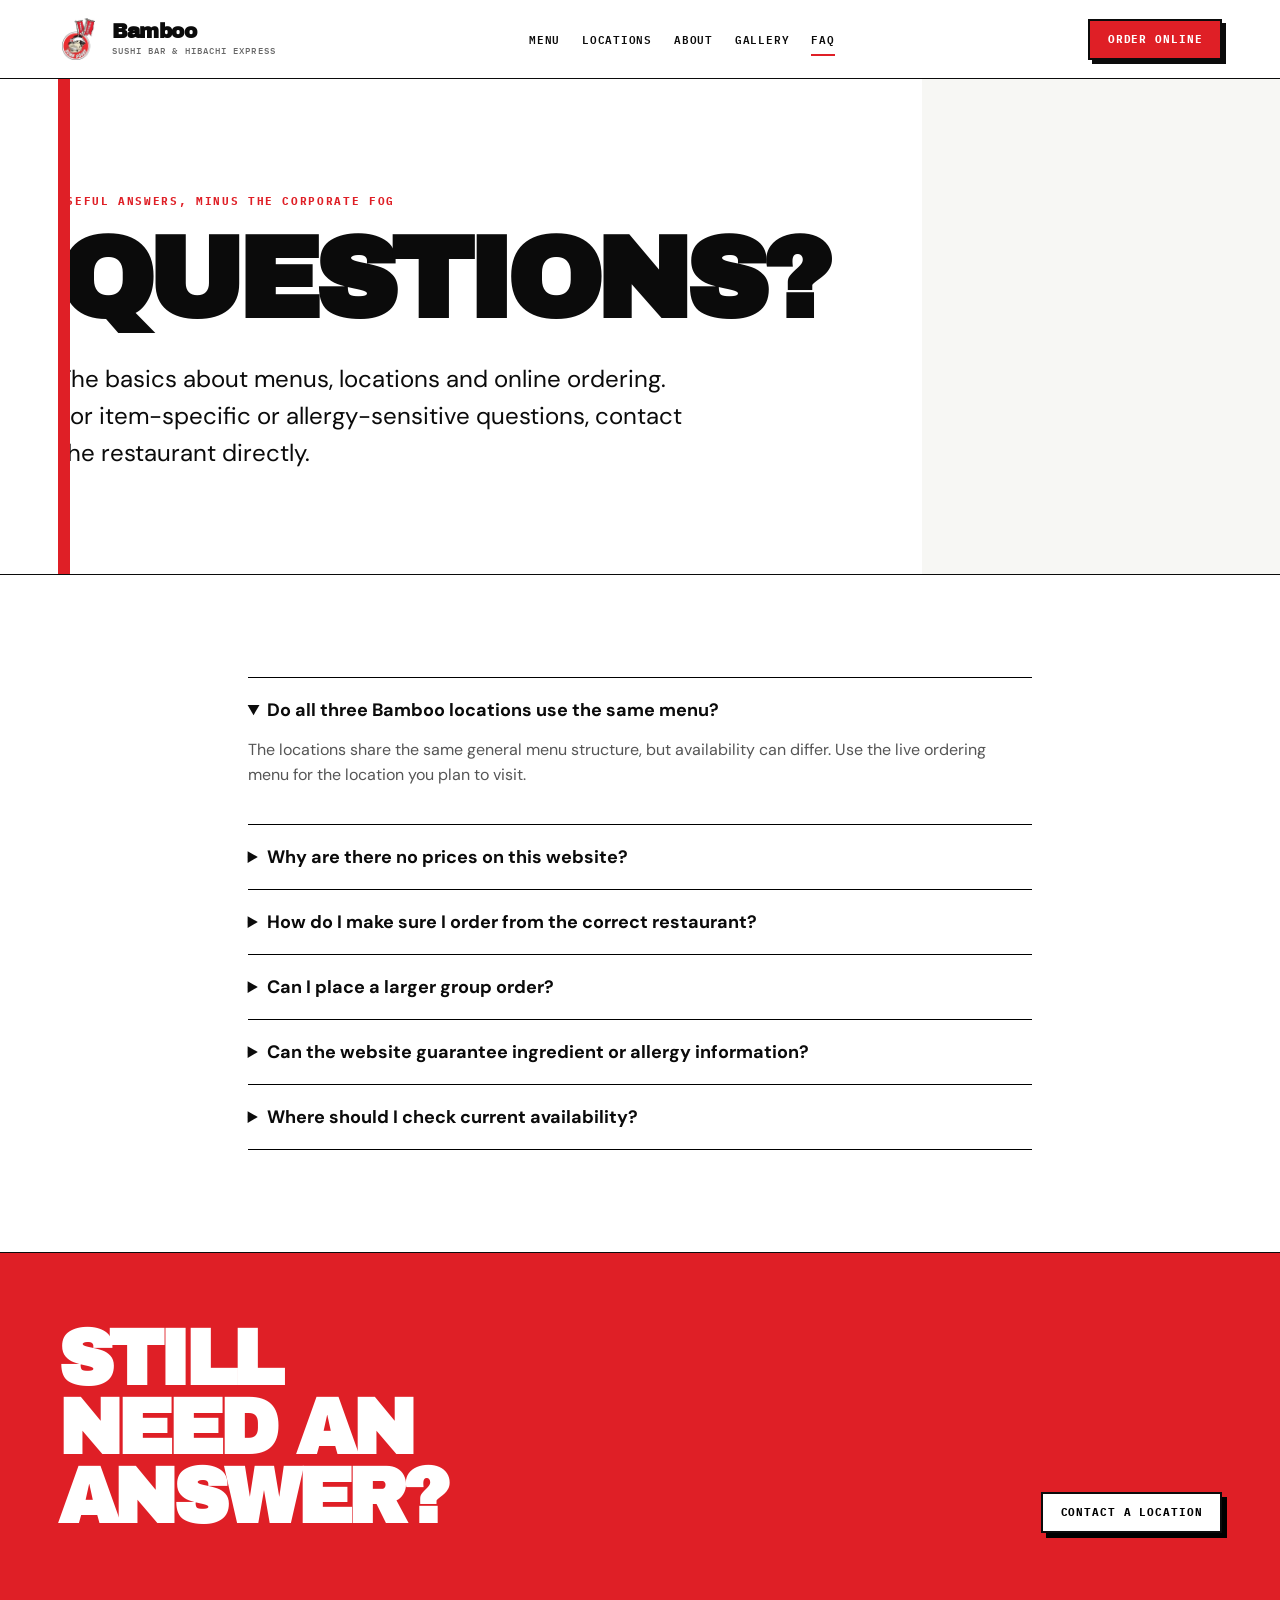
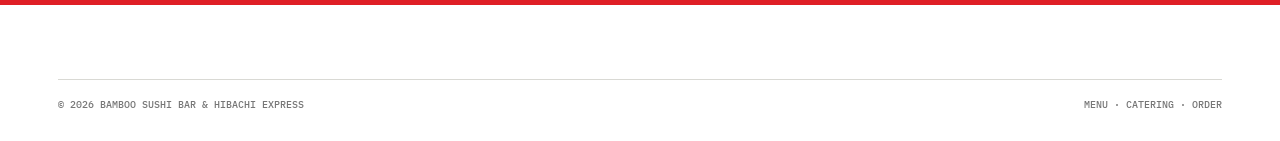
<file: faq.html>
<!doctype html><html lang="en"><head><meta charset="utf-8"><meta name="viewport" content="width=device-width,initial-scale=1"><title>FAQ | Bamboo Sushi Bar & Hibachi Express</title><meta name="description" content="Common questions about Bamboo Sushi Bar & Hibachi Express locations, ordering and menu information."><link rel="icon" href="images/brand/bamboo-sushi-hibachi-logo.png"><link rel="preconnect" href="https://fonts.googleapis.com"><link rel="preconnect" href="https://fonts.gstatic.com" crossorigin><link href="https://fonts.googleapis.com/css2?family=Archivo+Black&family=DM+Sans:wght@400;500;600;700&family=IBM+Plex+Mono:wght@400;500;600&display=swap" rel="stylesheet"><link rel="stylesheet" href="pages.css"></head><body><header class="topbar"><div class="wrap nav"><a class="brand" href="index.html"><img src="images/brand/bamboo-sushi-hibachi-logo.png" alt="Bamboo logo"><span class="brandword"><b>Bamboo</b><span>Sushi Bar & Hibachi Express</span></span></a><nav class="navlinks"><a href="menu.html">Menu</a><a href="locations.html">Locations</a><a href="about.html">About</a><a href="gallery.html">Gallery</a><a aria-current="page" href="faq.html">FAQ</a></nav><a class="orderbtn" href="order.html">Order Online</a><button class="menuToggle" id="menuToggle" aria-expanded="false">Menu</button></div><nav class="mobileNav" id="mobileNav" hidden><a href="menu.html">Menu</a><a href="locations.html">Locations</a><a href="about.html">About</a><a href="gallery.html">Gallery</a><a href="catering.html">Catering</a><a href="faq.html">FAQ</a><a href="order.html">Order</a></nav></header><main><section class="pageHero"><div class="wrap"><div class="redRail"></div><p class="eyebrow">Useful answers, minus the corporate fog</p><h1>Questions?</h1><p class="lead">The basics about menus, locations and online ordering. For item-specific or allergy-sensitive questions, contact the restaurant directly.</p></div></section><section class="section"><div class="wrap faq"><details open><summary>Do all three Bamboo locations use the same menu?</summary><p>The locations share the same general menu structure, but availability can differ. Use the live ordering menu for the location you plan to visit.</p></details><details><summary>Why are there no prices on this website?</summary><p>Prices are kept on the ordering platform so guests see current location-specific information rather than an outdated static copy.</p></details><details><summary>How do I make sure I order from the correct restaurant?</summary><p>Use the Order page or Locations page. Each button goes directly to Crestview, Fort Walton Beach or Niceville.</p></details><details><summary>Can I place a larger group order?</summary><p>Start on the Catering page, then contact the location nearest your event so they can confirm timing and availability.</p></details><details><summary>Can the website guarantee ingredient or allergy information?</summary><p>No. Menu descriptions are helpful references, not a substitute for speaking with the restaurant about allergies, cross-contact or recipe changes.</p></details><details><summary>Where should I check current availability?</summary><p>The live ordering menu for your chosen location is the best source for what can be ordered right now.</p></details></div></section><section class="cta"><div class="wrap"><h2>Still need an answer?</h2><a class="btn" href="locations.html">Contact a location</a></div></section></main><footer><div class="wrap"><div class="copyright"><span>© <span id="year"></span> Bamboo Sushi Bar & Hibachi Express</span><span><a href="menu.html">Menu</a> · <a href="catering.html">Catering</a> · <a href="order.html">Order</a></span></div></div></footer><script src="pages.js"></script></body></html>
</file>
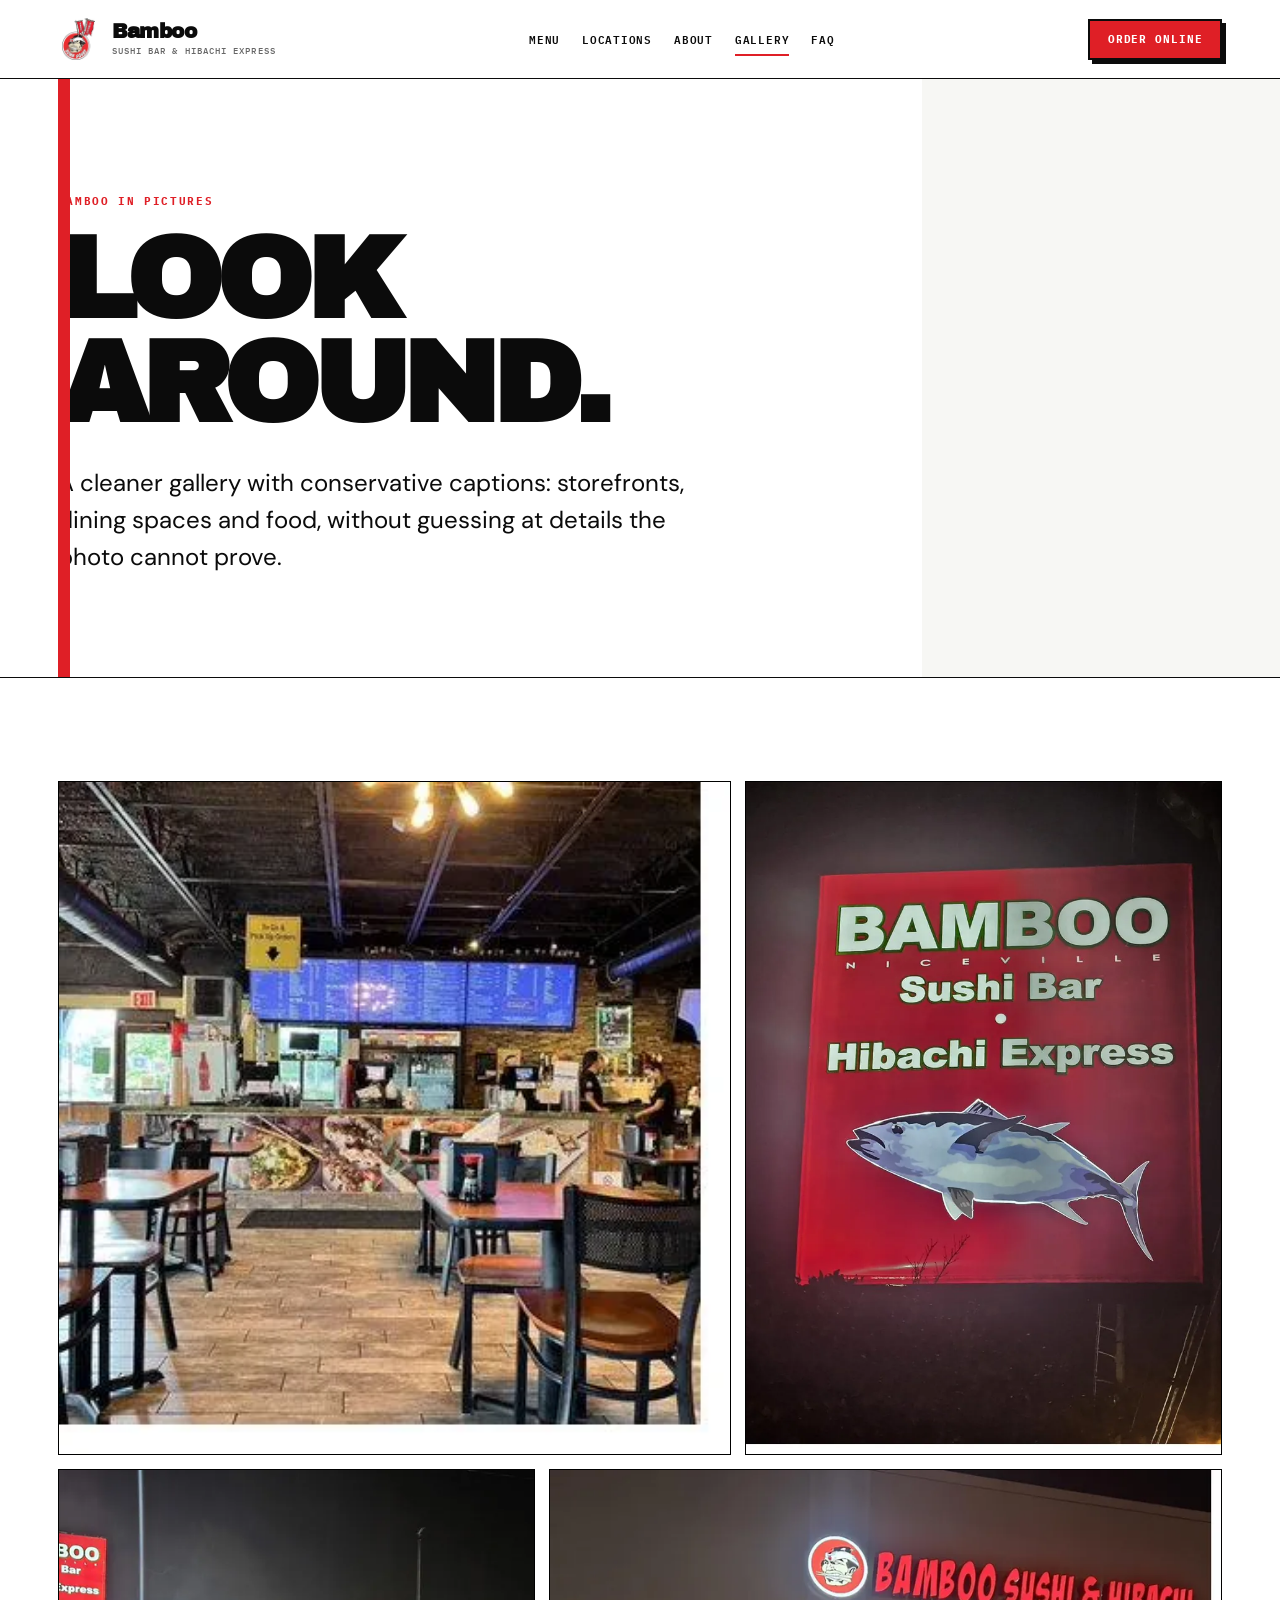
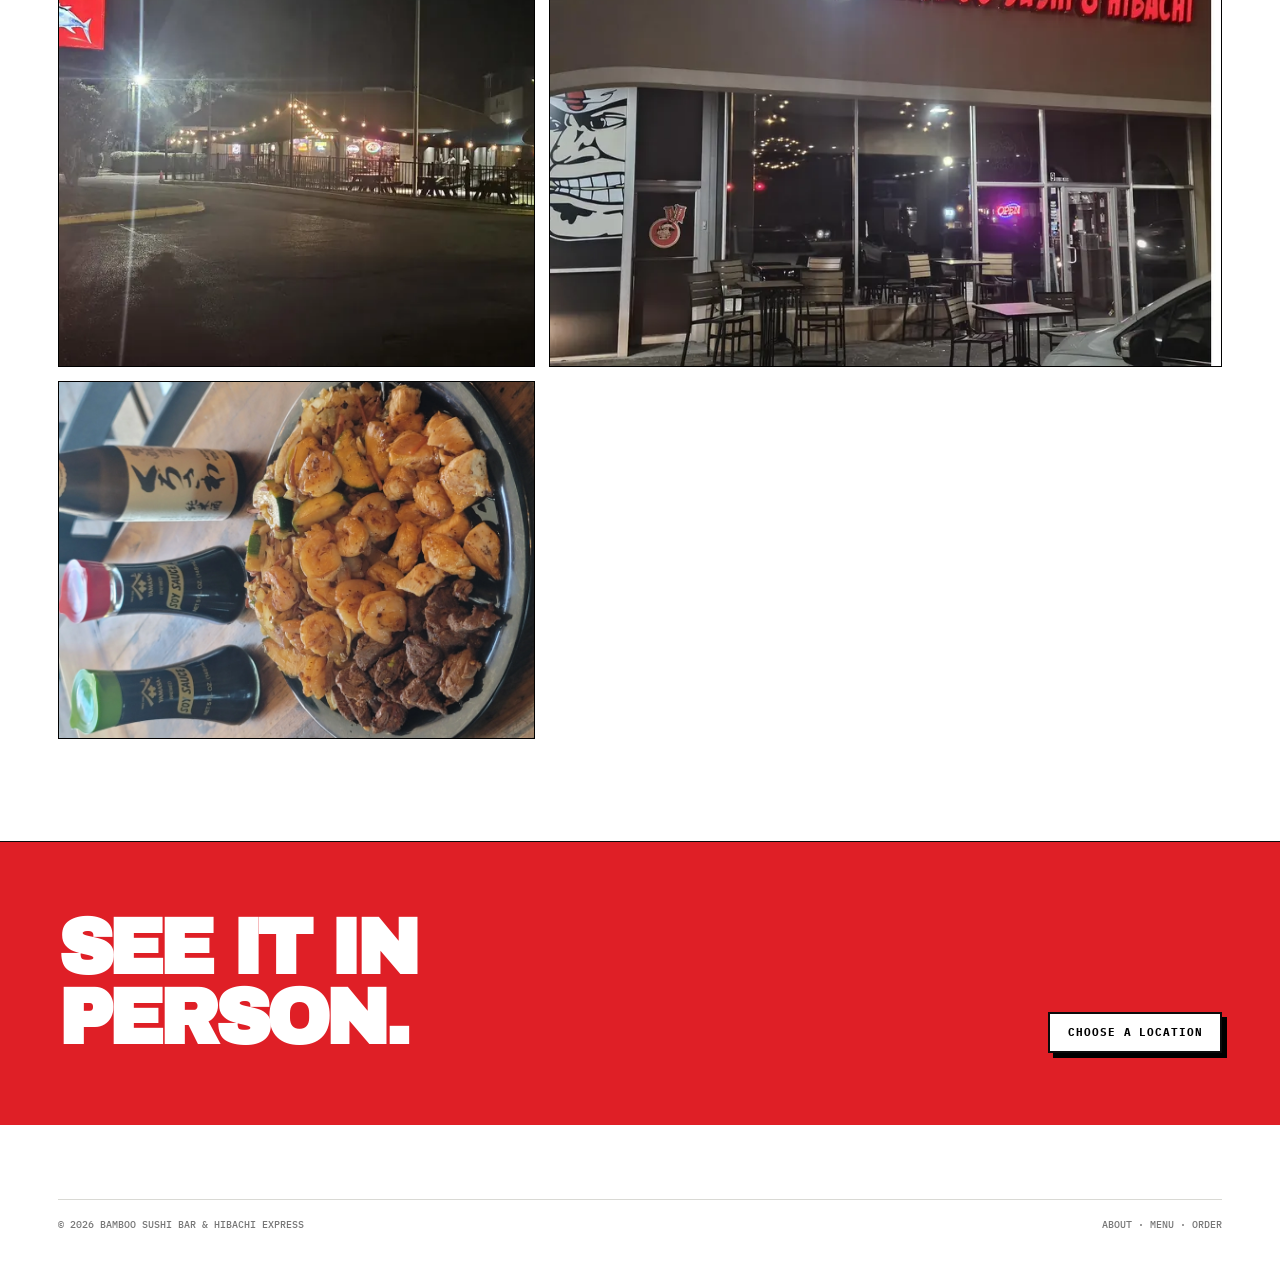
<file: gallery.html>
<!doctype html><html lang="en"><head><meta charset="utf-8"><meta name="viewport" content="width=device-width,initial-scale=1"><title>Gallery | Bamboo Sushi Bar & Hibachi Express</title><meta name="description" content="See Bamboo Sushi Bar & Hibachi Express locations, dining spaces and food photography."><link rel="icon" href="images/brand/bamboo-sushi-hibachi-logo.png"><link rel="preconnect" href="https://fonts.googleapis.com"><link rel="preconnect" href="https://fonts.gstatic.com" crossorigin><link href="https://fonts.googleapis.com/css2?family=Archivo+Black&family=DM+Sans:wght@400;500;600;700&family=IBM+Plex+Mono:wght@400;500;600&display=swap" rel="stylesheet"><link rel="stylesheet" href="pages.css"></head><body><header class="topbar"><div class="wrap nav"><a class="brand" href="index.html"><img src="images/brand/bamboo-sushi-hibachi-logo.png" alt="Bamboo logo"><span class="brandword"><b>Bamboo</b><span>Sushi Bar & Hibachi Express</span></span></a><nav class="navlinks"><a href="menu.html">Menu</a><a href="locations.html">Locations</a><a href="about.html">About</a><a aria-current="page" href="gallery.html">Gallery</a><a href="faq.html">FAQ</a></nav><a class="orderbtn" href="order.html">Order Online</a><button class="menuToggle" id="menuToggle" aria-expanded="false">Menu</button></div><nav class="mobileNav" id="mobileNav" hidden><a href="menu.html">Menu</a><a href="locations.html">Locations</a><a href="about.html">About</a><a href="gallery.html">Gallery</a><a href="catering.html">Catering</a><a href="faq.html">FAQ</a><a href="order.html">Order</a></nav></header><main><section class="pageHero"><div class="wrap"><div class="redRail"></div><p class="eyebrow">Bamboo in pictures</p><h1>Look around.</h1><p class="lead">A cleaner gallery with conservative captions: storefronts, dining spaces and food, without guessing at details the photo cannot prove.</p></div></section><section class="section"><div class="wrap"><div class="gallery"><figure><img src="images/gallery/dining-room-interior-sushi-bar-menu-boards.webp" alt="Bamboo dining room and sushi bar"></figure><figure><img src="images/gallery/bamboo-niceville-sushi-bar-hibachi-express-sign-800w.webp" alt="Bamboo Niceville exterior sign"></figure><figure><img src="images/gallery/bamboo-sushi-bar-hibachi-express-exterior-sign-800w.webp" alt="Bamboo exterior sign"></figure><figure><img src="images/gallery/bamboo-sushi-hibachi-storefront-evening-800w.webp" alt="Bamboo storefront in the evening"></figure><figure><img src="images/food/chicken-shrimp-steak-hibachi.webp" alt="Hibachi plate"></figure></div></div></section><section class="cta"><div class="wrap"><h2>See it in person.</h2><a class="btn" href="locations.html">Choose a location</a></div></section></main><footer><div class="wrap"><div class="copyright"><span>© <span id="year"></span> Bamboo Sushi Bar & Hibachi Express</span><span><a href="about.html">About</a> · <a href="menu.html">Menu</a> · <a href="order.html">Order</a></span></div></div></footer><script src="pages.js"></script></body></html>
</file>
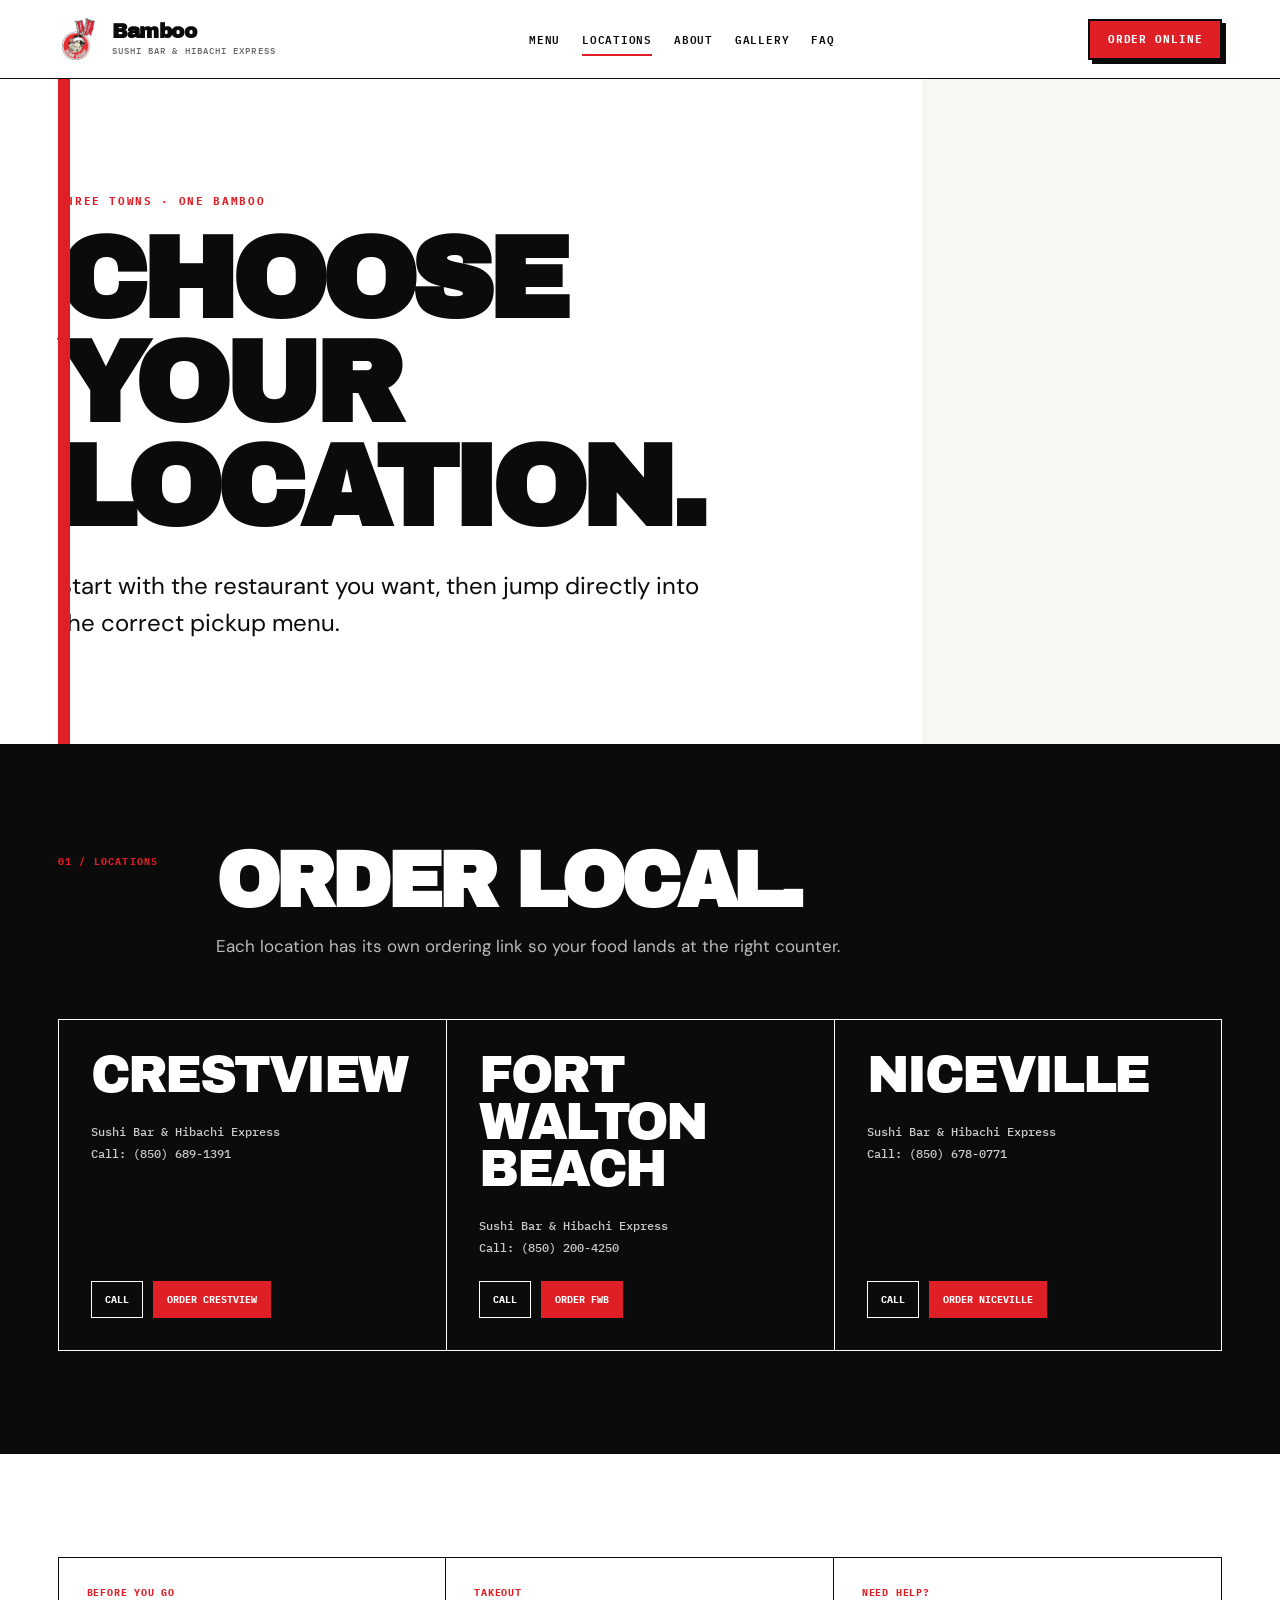
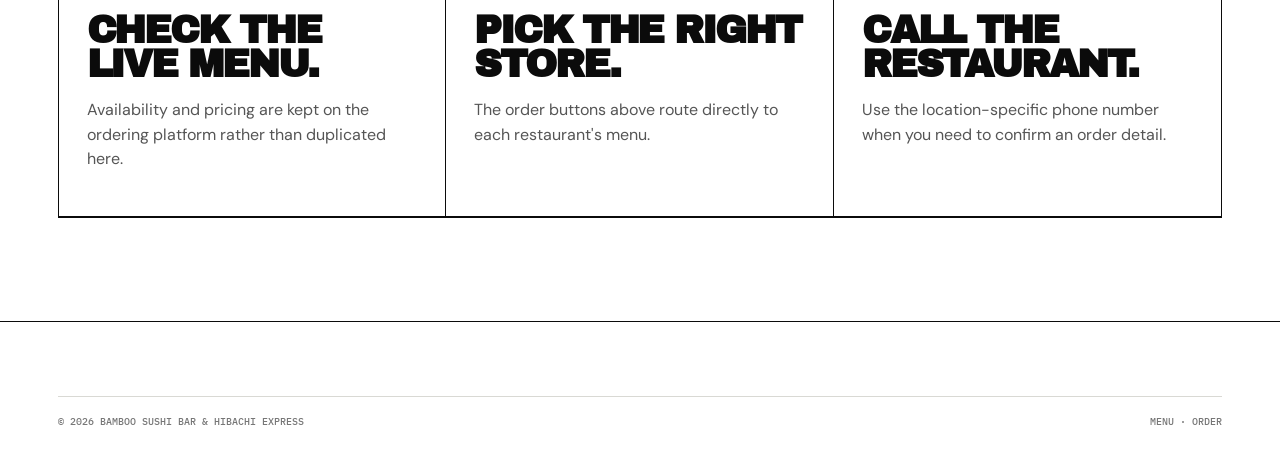
<file: locations.html>
<!doctype html><html lang="en"><head><meta charset="utf-8"><meta name="viewport" content="width=device-width,initial-scale=1"><title>Locations | Bamboo Sushi Bar & Hibachi Express</title><meta name="description" content="Choose Bamboo Sushi Bar & Hibachi Express in Crestview, Fort Walton Beach, or Niceville."><link rel="icon" href="images/brand/bamboo-sushi-hibachi-logo.png"><link rel="preconnect" href="https://fonts.googleapis.com"><link rel="preconnect" href="https://fonts.gstatic.com" crossorigin><link href="https://fonts.googleapis.com/css2?family=Archivo+Black&family=DM+Sans:wght@400;500;600;700&family=IBM+Plex+Mono:wght@400;500;600&display=swap" rel="stylesheet"><link rel="stylesheet" href="pages.css"></head><body><header class="topbar"><div class="wrap nav"><a class="brand" href="index.html"><img src="images/brand/bamboo-sushi-hibachi-logo.png" alt="Bamboo logo"><span class="brandword"><b>Bamboo</b><span>Sushi Bar & Hibachi Express</span></span></a><nav class="navlinks"><a href="menu.html">Menu</a><a aria-current="page" href="locations.html">Locations</a><a href="about.html">About</a><a href="gallery.html">Gallery</a><a href="faq.html">FAQ</a></nav><a class="orderbtn" href="order.html">Order Online</a><button class="menuToggle" id="menuToggle" aria-expanded="false">Menu</button></div><nav class="mobileNav" id="mobileNav" hidden><a href="menu.html">Menu</a><a href="locations.html">Locations</a><a href="about.html">About</a><a href="gallery.html">Gallery</a><a href="catering.html">Catering</a><a href="faq.html">FAQ</a><a href="order.html">Order</a></nav></header><main><section class="pageHero"><div class="wrap"><div class="redRail"></div><p class="eyebrow">Three towns · one Bamboo</p><h1>Choose your location.</h1><p class="lead">Start with the restaurant you want, then jump directly into the correct pickup menu.</p></div></section><section class="section dark"><div class="wrap"><div class="sectionHead"><div class="sectionNo">01 / Locations</div><div><h2>Order local.</h2><p>Each location has its own ordering link so your food lands at the right counter.</p></div></div><div class="locationGrid"><article class="location"><div class="city">Crestview</div><div class="meta">Sushi Bar & Hibachi Express<br>Call: (850) 689-1391</div><div class="actions"><a href="tel:+18506891391">Call</a><a class="primary" href="https://menu-6161.orderexperience.net/58a87ddc515ee9f947471247/menu" target="_blank" rel="noopener">Order Crestview</a></div></article><article class="location"><div class="city">Fort Walton Beach</div><div class="meta">Sushi Bar & Hibachi Express<br>Call: (850) 200-4250</div><div class="actions"><a href="tel:+18502004250">Call</a><a class="primary" href="https://menu-6161.orderexperience.net/5f08c146505ee9dd3c7b23c8/menu" target="_blank" rel="noopener">Order FWB</a></div></article><article class="location"><div class="city">Niceville</div><div class="meta">Sushi Bar & Hibachi Express<br>Call: (850) 678-0771</div><div class="actions"><a href="tel:+18506780771">Call</a><a class="primary" href="https://menu-6161.orderexperience.net/58a87e82515ee9c647471249/menu" target="_blank" rel="noopener">Order Niceville</a></div></article></div></div></section><section class="section"><div class="wrap"><div class="grid3"><article class="card"><span class="tag">Before you go</span><h3>Check the live menu.</h3><p>Availability and pricing are kept on the ordering platform rather than duplicated here.</p></article><article class="card"><span class="tag">Takeout</span><h3>Pick the right store.</h3><p>The order buttons above route directly to each restaurant's menu.</p></article><article class="card"><span class="tag">Need help?</span><h3>Call the restaurant.</h3><p>Use the location-specific phone number when you need to confirm an order detail.</p></article></div></div></section></main><footer><div class="wrap"><div class="copyright"><span>© <span id="year"></span> Bamboo Sushi Bar & Hibachi Express</span><span><a href="menu.html">Menu</a> · <a href="order.html">Order</a></span></div></div></footer><script src="pages.js"></script></body></html>
</file>
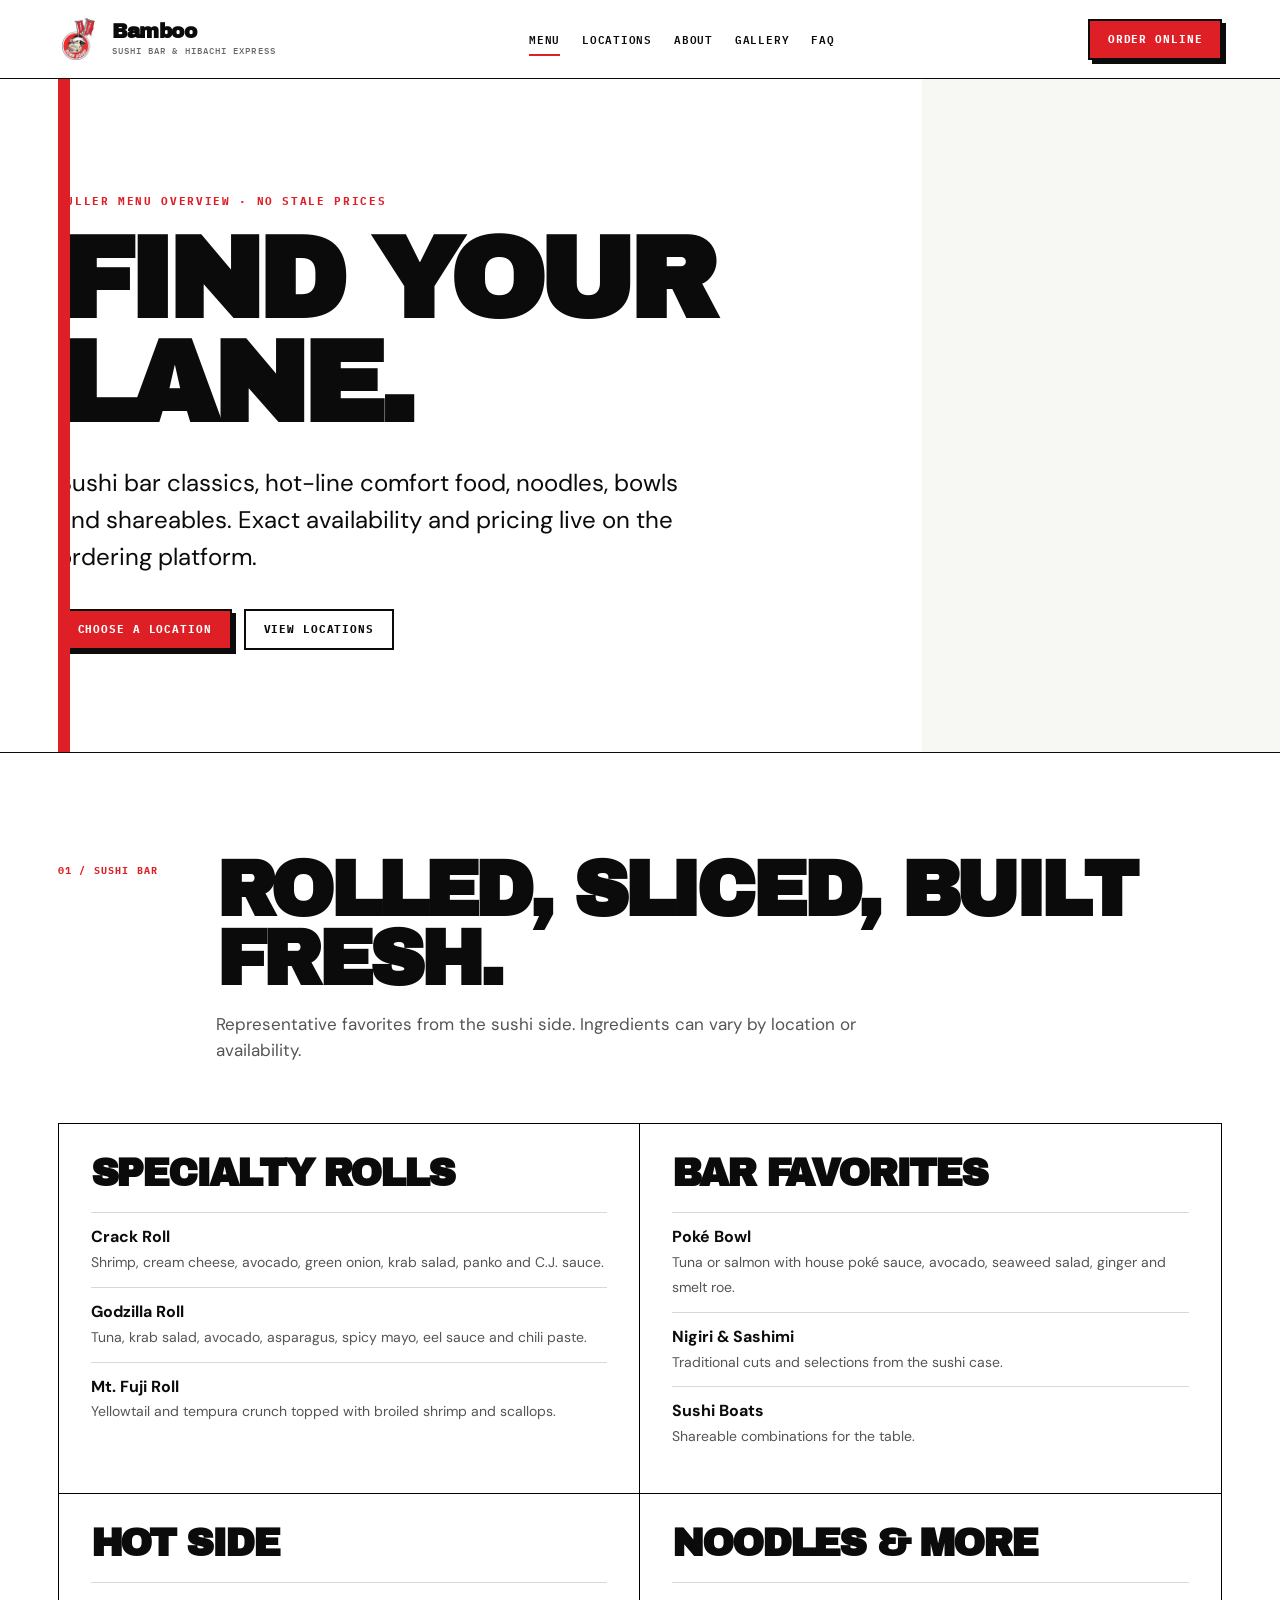
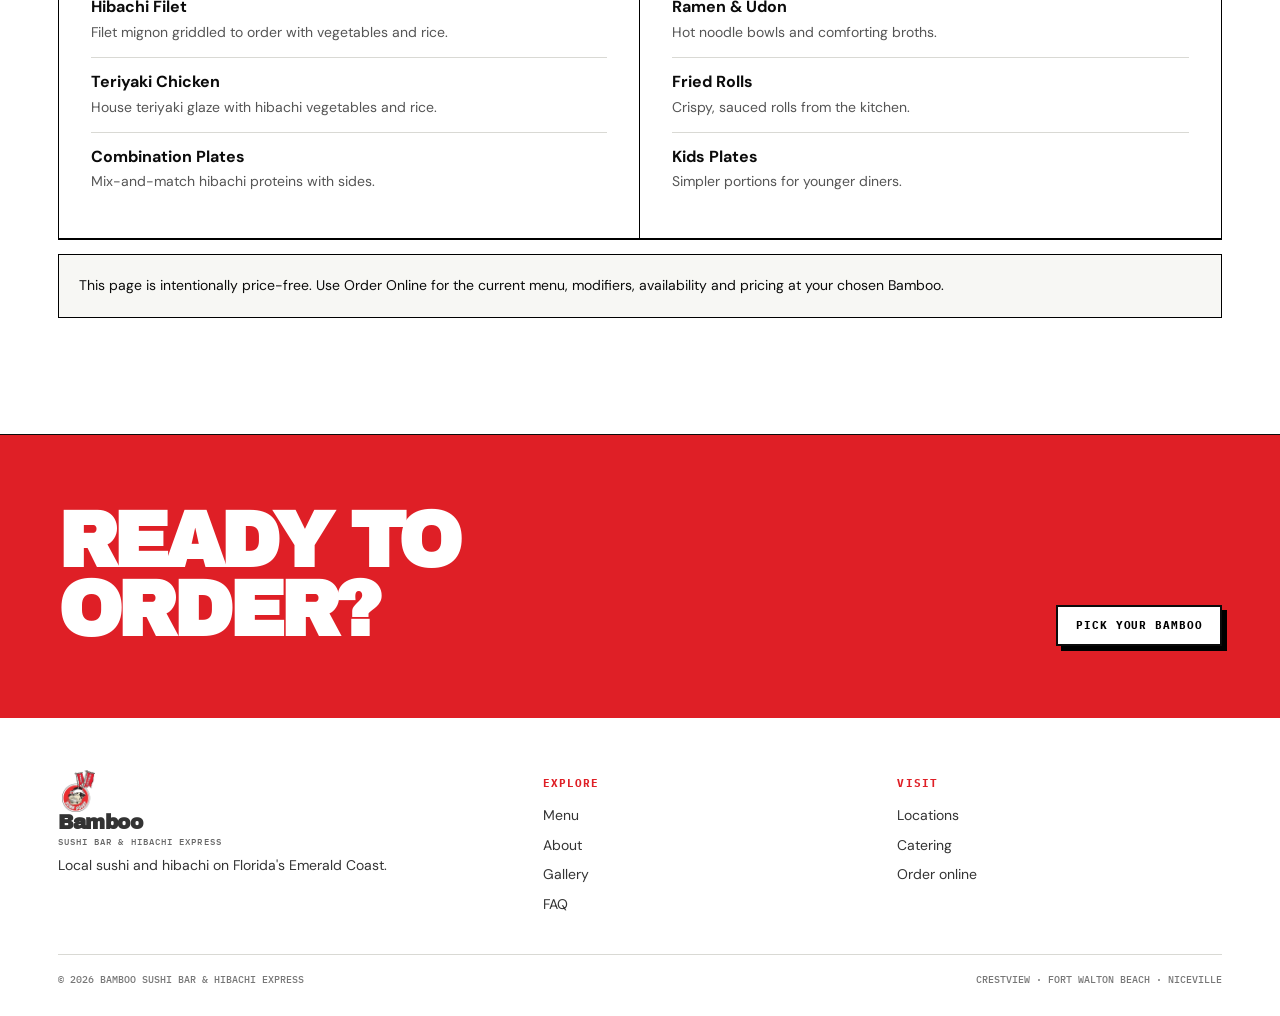
<file: menu.html>
<!doctype html><html lang="en"><head><meta charset="utf-8"><meta name="viewport" content="width=device-width,initial-scale=1"><title>Menu | Bamboo Sushi Bar & Hibachi Express</title><meta name="description" content="Explore sushi, hibachi, noodles, bowls and more from Bamboo Sushi Bar & Hibachi Express."><link rel="icon" href="images/brand/bamboo-sushi-hibachi-logo.png"><link rel="preconnect" href="https://fonts.googleapis.com"><link rel="preconnect" href="https://fonts.gstatic.com" crossorigin><link href="https://fonts.googleapis.com/css2?family=Archivo+Black&family=DM+Sans:wght@400;500;600;700&family=IBM+Plex+Mono:wght@400;500;600&display=swap" rel="stylesheet"><link rel="stylesheet" href="pages.css"></head><body><a class="skip" href="#main">Skip to content</a><header class="topbar"><div class="wrap nav"><a class="brand" href="index.html"><img src="images/brand/bamboo-sushi-hibachi-logo.png" alt="Bamboo logo"><span class="brandword"><b>Bamboo</b><span>Sushi Bar & Hibachi Express</span></span></a><nav class="navlinks"><a aria-current="page" href="menu.html">Menu</a><a href="locations.html">Locations</a><a href="about.html">About</a><a href="gallery.html">Gallery</a><a href="faq.html">FAQ</a></nav><a class="orderbtn" href="order.html">Order Online</a><button class="menuToggle" id="menuToggle" aria-expanded="false">Menu</button></div><nav class="mobileNav" id="mobileNav" hidden><a href="menu.html">Menu</a><a href="locations.html">Locations</a><a href="about.html">About</a><a href="gallery.html">Gallery</a><a href="catering.html">Catering</a><a href="faq.html">FAQ</a><a href="order.html">Order</a></nav></header><main id="main"><section class="pageHero"><div class="wrap"><div class="redRail"></div><p class="eyebrow">Fuller menu overview · no stale prices</p><h1>Find your lane.</h1><p class="lead">Sushi bar classics, hot-line comfort food, noodles, bowls and shareables. Exact availability and pricing live on the ordering platform.</p><div class="heroActions"><a class="btn red" href="order.html">Choose a location</a><a class="btn white" href="locations.html">View locations</a></div></div></section><section class="section"><div class="wrap"><div class="sectionHead"><div class="sectionNo">01 / Sushi Bar</div><div><h2>Rolled, sliced, built fresh.</h2><p>Representative favorites from the sushi side. Ingredients can vary by location or availability.</p></div></div><div class="menuList"><section class="menuGroup"><h3>Specialty rolls</h3><ul><li><b>Crack Roll</b><span>Shrimp, cream cheese, avocado, green onion, krab salad, panko and C.J. sauce.</span></li><li><b>Godzilla Roll</b><span>Tuna, krab salad, avocado, asparagus, spicy mayo, eel sauce and chili paste.</span></li><li><b>Mt. Fuji Roll</b><span>Yellowtail and tempura crunch topped with broiled shrimp and scallops.</span></li></ul></section><section class="menuGroup"><h3>Bar favorites</h3><ul><li><b>Poké Bowl</b><span>Tuna or salmon with house poké sauce, avocado, seaweed salad, ginger and smelt roe.</span></li><li><b>Nigiri & Sashimi</b><span>Traditional cuts and selections from the sushi case.</span></li><li><b>Sushi Boats</b><span>Shareable combinations for the table.</span></li></ul></section><section class="menuGroup"><h3>Hot side</h3><ul><li><b>Hibachi Filet</b><span>Filet mignon griddled to order with vegetables and rice.</span></li><li><b>Teriyaki Chicken</b><span>House teriyaki glaze with hibachi vegetables and rice.</span></li><li><b>Combination Plates</b><span>Mix-and-match hibachi proteins with sides.</span></li></ul></section><section class="menuGroup"><h3>Noodles & more</h3><ul><li><b>Ramen & Udon</b><span>Hot noodle bowls and comforting broths.</span></li><li><b>Fried Rolls</b><span>Crispy, sauced rolls from the kitchen.</span></li><li><b>Kids Plates</b><span>Simpler portions for younger diners.</span></li></ul></section></div><p class="note">This page is intentionally price-free. Use Order Online for the current menu, modifiers, availability and pricing at your chosen Bamboo.</p></div></section><section class="cta"><div class="wrap"><h2>Ready to order?</h2><a class="btn" href="order.html">Pick your Bamboo</a></div></section></main><footer><div class="wrap"><div class="foot"><div><a class="brand" href="index.html"><img src="images/brand/bamboo-sushi-hibachi-logo.png" alt=""><span class="brandword"><b>Bamboo</b><span>Sushi Bar & Hibachi Express</span></span></a><p>Local sushi and hibachi on Florida's Emerald Coast.</p></div><div><h4>Explore</h4><a href="menu.html">Menu</a><a href="about.html">About</a><a href="gallery.html">Gallery</a><a href="faq.html">FAQ</a></div><div><h4>Visit</h4><a href="locations.html">Locations</a><a href="catering.html">Catering</a><a href="order.html">Order online</a></div></div><div class="copyright"><span>© <span id="year"></span> Bamboo Sushi Bar & Hibachi Express</span><span>Crestview · Fort Walton Beach · Niceville</span></div></div></footer><script src="pages.js"></script></body></html>
</file>
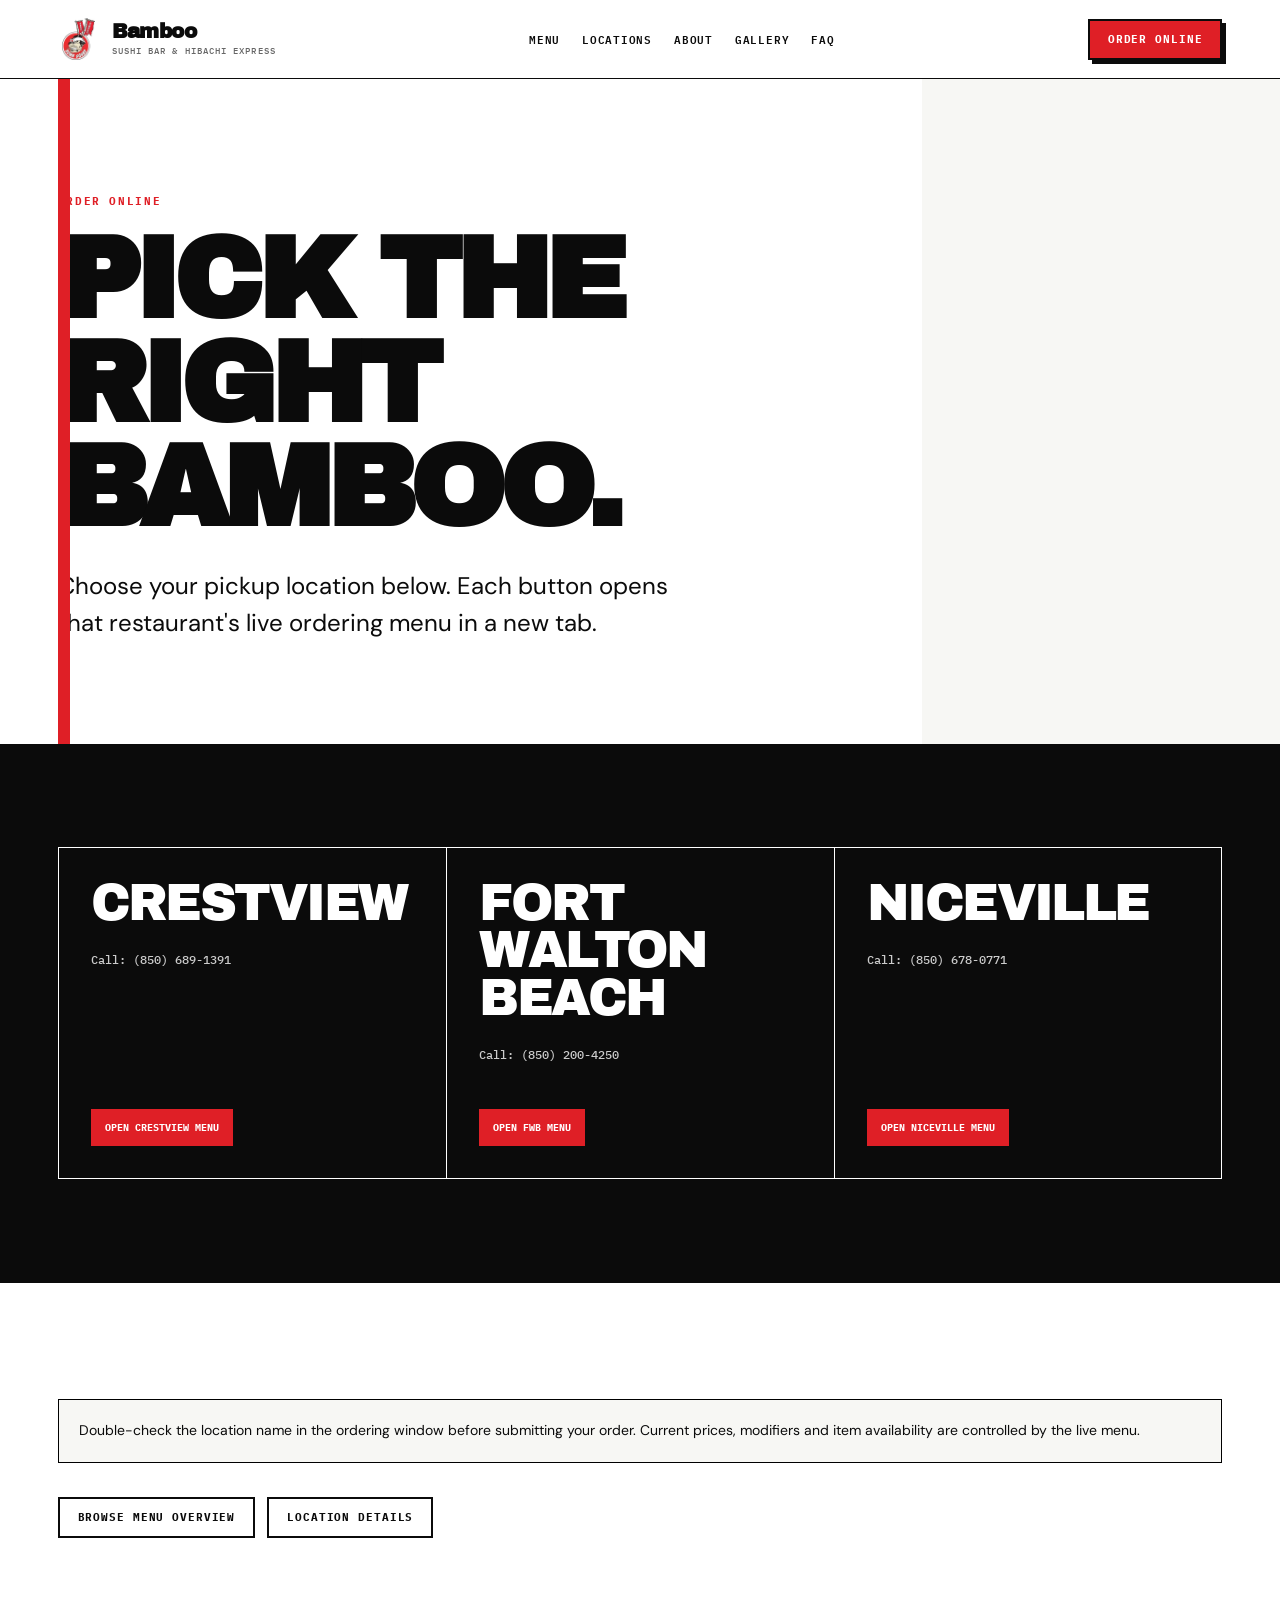
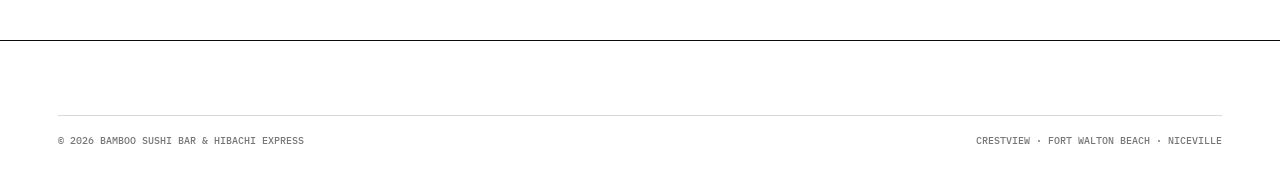
<file: order.html>
<!doctype html><html lang="en"><head><meta charset="utf-8"><meta name="viewport" content="width=device-width,initial-scale=1"><title>Order Online | Bamboo Sushi Bar & Hibachi Express</title><meta name="description" content="Choose Crestview, Fort Walton Beach, or Niceville to order Bamboo Sushi Bar & Hibachi Express online."><link rel="icon" href="images/brand/bamboo-sushi-hibachi-logo.png"><link rel="preconnect" href="https://fonts.googleapis.com"><link rel="preconnect" href="https://fonts.gstatic.com" crossorigin><link href="https://fonts.googleapis.com/css2?family=Archivo+Black&family=DM+Sans:wght@400;500;600;700&family=IBM+Plex+Mono:wght@400;500;600&display=swap" rel="stylesheet"><link rel="stylesheet" href="pages.css"></head><body><header class="topbar"><div class="wrap nav"><a class="brand" href="index.html"><img src="images/brand/bamboo-sushi-hibachi-logo.png" alt="Bamboo logo"><span class="brandword"><b>Bamboo</b><span>Sushi Bar & Hibachi Express</span></span></a><nav class="navlinks"><a href="menu.html">Menu</a><a href="locations.html">Locations</a><a href="about.html">About</a><a href="gallery.html">Gallery</a><a href="faq.html">FAQ</a></nav><a class="orderbtn" aria-current="page" href="order.html">Order Online</a><button class="menuToggle" id="menuToggle" aria-expanded="false">Menu</button></div><nav class="mobileNav" id="mobileNav" hidden><a href="menu.html">Menu</a><a href="locations.html">Locations</a><a href="about.html">About</a><a href="gallery.html">Gallery</a><a href="catering.html">Catering</a><a href="faq.html">FAQ</a><a href="order.html">Order</a></nav></header><main><section class="pageHero"><div class="wrap"><div class="redRail"></div><p class="eyebrow">Order online</p><h1>Pick the right Bamboo.</h1><p class="lead">Choose your pickup location below. Each button opens that restaurant's live ordering menu in a new tab.</p></div></section><section class="section dark"><div class="wrap"><div class="locationGrid"><article class="location"><div class="city">Crestview</div><div class="meta">Call: (850) 689-1391</div><div class="actions"><a class="primary" href="https://menu-6161.orderexperience.net/58a87ddc515ee9f947471247/menu" target="_blank" rel="noopener">Open Crestview Menu</a></div></article><article class="location"><div class="city">Fort Walton Beach</div><div class="meta">Call: (850) 200-4250</div><div class="actions"><a class="primary" href="https://menu-6161.orderexperience.net/5f08c146505ee9dd3c7b23c8/menu" target="_blank" rel="noopener">Open FWB Menu</a></div></article><article class="location"><div class="city">Niceville</div><div class="meta">Call: (850) 678-0771</div><div class="actions"><a class="primary" href="https://menu-6161.orderexperience.net/58a87e82515ee9c647471249/menu" target="_blank" rel="noopener">Open Niceville Menu</a></div></article></div></div></section><section class="section"><div class="wrap"><p class="note">Double-check the location name in the ordering window before submitting your order. Current prices, modifiers and item availability are controlled by the live menu.</p><div class="heroActions"><a class="btn white" href="menu.html">Browse menu overview</a><a class="btn white" href="locations.html">Location details</a></div></div></section></main><footer><div class="wrap"><div class="copyright"><span>© <span id="year"></span> Bamboo Sushi Bar & Hibachi Express</span><span>Crestview · Fort Walton Beach · Niceville</span></div></div></footer><script src="pages.js"></script></body></html>
</file>
<file: pages.css>
:root{--white:#fff;--paper:#f7f7f4;--ink:#0b0b0b;--muted:#666;--line:#d9d9d4;--red:#df1f26;--display:'Archivo Black',sans-serif;--body:'DM Sans',sans-serif;--mono:'IBM Plex Mono',monospace;--max:1320px;--pad:clamp(18px,4.5vw,64px)}*{box-sizing:border-box}html{scroll-behavior:smooth}body{margin:0;background:var(--white);color:var(--ink);font-family:var(--body);line-height:1.55;-webkit-font-smoothing:antialiased}img{display:block;max-width:100%}a{color:inherit;text-decoration:none}.wrap{width:min(var(--max),100%);margin:auto;padding-inline:var(--pad)}.skip{position:absolute;left:-9999px;top:8px;background:#000;color:#fff;padding:10px 14px;z-index:999}.skip:focus{left:8px}::selection{background:var(--red);color:#fff}.topbar{position:sticky;top:0;z-index:50;background:rgba(255,255,255,.96);backdrop-filter:blur(14px);border-bottom:1px solid var(--ink)}.nav{min-height:78px;display:grid;grid-template-columns:auto 1fr auto;align-items:center;gap:24px}.brand{display:flex;align-items:center;gap:12px}.brand img{width:42px;height:42px;object-fit:contain}.brandword{display:flex;flex-direction:column;line-height:1}.brandword b{font-family:var(--display);font-size:20px;letter-spacing:-.03em}.brandword span{font:500 9px/1.2 var(--mono);text-transform:uppercase;letter-spacing:.12em;margin-top:5px;color:var(--muted)}.navlinks{display:flex;justify-content:center;gap:22px;font:600 11px/1 var(--mono);text-transform:uppercase;letter-spacing:.07em}.navlinks a{padding:10px 0;border-bottom:2px solid transparent}.navlinks a:hover,.navlinks a[aria-current=page]{border-color:var(--red)}.orderbtn,.btn{display:inline-flex;align-items:center;justify-content:center;padding:13px 18px;border:2px solid var(--ink);font:700 11px/1 var(--mono);text-transform:uppercase;letter-spacing:.08em;transition:.18s}.orderbtn,.btn.red{background:var(--red);color:#fff;box-shadow:4px 4px 0 var(--ink)}.btn.white{background:#fff}.orderbtn:hover,.btn:hover{transform:translate(2px,2px)}.menuToggle{display:none;background:#fff;border:2px solid #000;padding:10px 12px;font:600 12px var(--mono)}.mobileNav{border-top:1px solid #000;padding:16px var(--pad);background:#fff;font:600 12px var(--mono);text-transform:uppercase}.mobileNav a{display:inline-block;margin:8px 16px 8px 0}.pageHero{border-bottom:1px solid var(--ink);background:linear-gradient(90deg,#fff 0 72%,var(--paper) 72%)}.pageHero .wrap{padding-top:clamp(72px,9vw,130px);padding-bottom:clamp(64px,8vw,110px);position:relative}.eyebrow{font:700 11px var(--mono);text-transform:uppercase;letter-spacing:.15em;color:var(--red);margin:0 0 20px}h1,h2,h3{font-family:var(--display);text-transform:uppercase;letter-spacing:-.055em;line-height:.9;margin:0}h1{font-size:clamp(58px,9vw,128px);max-width:9ch}h2{font-size:clamp(42px,6vw,82px)}h3{font-size:clamp(27px,3vw,44px)}.lead{font-size:clamp(18px,2vw,24px);max-width:38ch;margin:28px 0 0}.heroActions{display:flex;gap:12px;flex-wrap:wrap;margin-top:34px}.redRail{position:absolute;left:var(--pad);top:0;width:12px;height:100%;background:var(--red)}.section{padding:clamp(64px,8vw,110px) 0;border-bottom:1px solid var(--ink)}.section.alt{background:var(--paper)}.section.dark{background:var(--ink);color:#fff}.sectionHead{display:grid;grid-template-columns:130px 1fr;gap:28px;margin-bottom:42px}.sectionNo{font:700 10px var(--mono);color:var(--red);letter-spacing:.12em;text-transform:uppercase;padding-top:8px}.sectionHead p{max-width:56ch;font-size:17px;color:#555}.dark .sectionHead p{color:#bbb}.grid2,.grid3,.grid4{display:grid;border:1px solid var(--ink)}.grid2{grid-template-columns:repeat(2,1fr)}.grid3{grid-template-columns:repeat(3,1fr)}.grid4{grid-template-columns:repeat(4,1fr)}.card{padding:28px;min-height:220px;border-right:1px solid var(--ink);border-bottom:1px solid var(--ink)}.grid2 .card:nth-child(2n),.grid3 .card:nth-child(3n),.grid4 .card:nth-child(4n){border-right:0}.card p{color:#555}.card .tag{font:700 10px var(--mono);text-transform:uppercase;color:var(--red);letter-spacing:.08em;display:block;margin-bottom:14px}.menuList{display:grid;grid-template-columns:repeat(2,1fr);gap:0;border:1px solid #000}.menuGroup{padding:32px;border-right:1px solid #000;border-bottom:1px solid #000}.menuGroup:nth-child(2n){border-right:0}.menuGroup ul{list-style:none;padding:0;margin:22px 0 0}.menuGroup li{padding:12px 0;border-top:1px solid var(--line)}.menuGroup b{display:block}.menuGroup span{font-size:14px;color:#555}.locationGrid{display:grid;grid-template-columns:repeat(3,1fr);border:1px solid #fff}.location{padding:32px;min-height:330px;display:flex;flex-direction:column}.location+.location{border-left:1px solid #fff}.location .city{font:normal clamp(34px,4vw,56px)/.92 var(--display);text-transform:uppercase;letter-spacing:-.05em}.location .meta{font:500 12px/1.8 var(--mono);color:#ccc;margin:22px 0}.actions{display:flex;gap:10px;flex-wrap:wrap;margin-top:auto}.actions a{padding:11px 13px;border:1px solid currentColor;font:700 10px var(--mono);text-transform:uppercase}.actions .primary{background:var(--red);color:#fff;border-color:var(--red)}.gallery{display:grid;grid-template-columns:repeat(12,1fr);gap:14px}.gallery figure{margin:0;overflow:hidden;border:1px solid #000;background:#eee}.gallery figure:nth-child(1),.gallery figure:nth-child(4){grid-column:span 7}.gallery figure:nth-child(2),.gallery figure:nth-child(3),.gallery figure:nth-child(5){grid-column:span 5}.gallery img{width:100%;height:100%;min-height:290px;object-fit:cover}.faq{max-width:900px}.faq details{border-top:1px solid #000;padding:20px 0}.faq details:last-child{border-bottom:1px solid #000}.faq summary{cursor:pointer;font:700 18px var(--body)}.faq p{max-width:70ch;color:#555}.note{padding:20px;border:1px solid #000;background:var(--paper);font-size:14px}.cta{background:var(--red);color:#fff;padding:72px 0}.cta .wrap{display:flex;justify-content:space-between;gap:30px;align-items:end}.cta h2{max-width:9ch}.cta .btn{background:#fff;color:#000;box-shadow:5px 5px 0 #000}footer{padding:44px 0 30px}.foot{display:grid;grid-template-columns:1.4fr 1fr 1fr;gap:30px}.foot h4{font:700 11px var(--mono);text-transform:uppercase;color:var(--red);letter-spacing:.1em}.foot a,.foot p{display:block;font-size:14px;margin:8px 0;color:#333}.copyright{margin-top:30px;padding-top:18px;border-top:1px solid var(--line);display:flex;justify-content:space-between;font:500 10px var(--mono);text-transform:uppercase;color:#777}@media(max-width:980px){.navlinks{display:none}.menuToggle{display:block}.orderbtn{display:none}.nav{grid-template-columns:1fr auto}.sectionHead{grid-template-columns:1fr}.grid3,.grid4,.locationGrid{grid-template-columns:1fr}.location+.location{border-left:0;border-top:1px solid #fff}.grid3 .card,.grid4 .card{border-right:0}.gallery figure{grid-column:span 6!important}.cta .wrap{align-items:start;flex-direction:column}}@media(max-width:620px){.brandword span{display:none}.grid2,.menuList,.foot{grid-template-columns:1fr}.grid2 .card,.menuGroup{border-right:0}.gallery{display:block}.gallery figure{margin-bottom:12px}.pageHero{background:#fff}.redRail{display:none}.copyright{flex-direction:column;gap:8px}}
</file>
